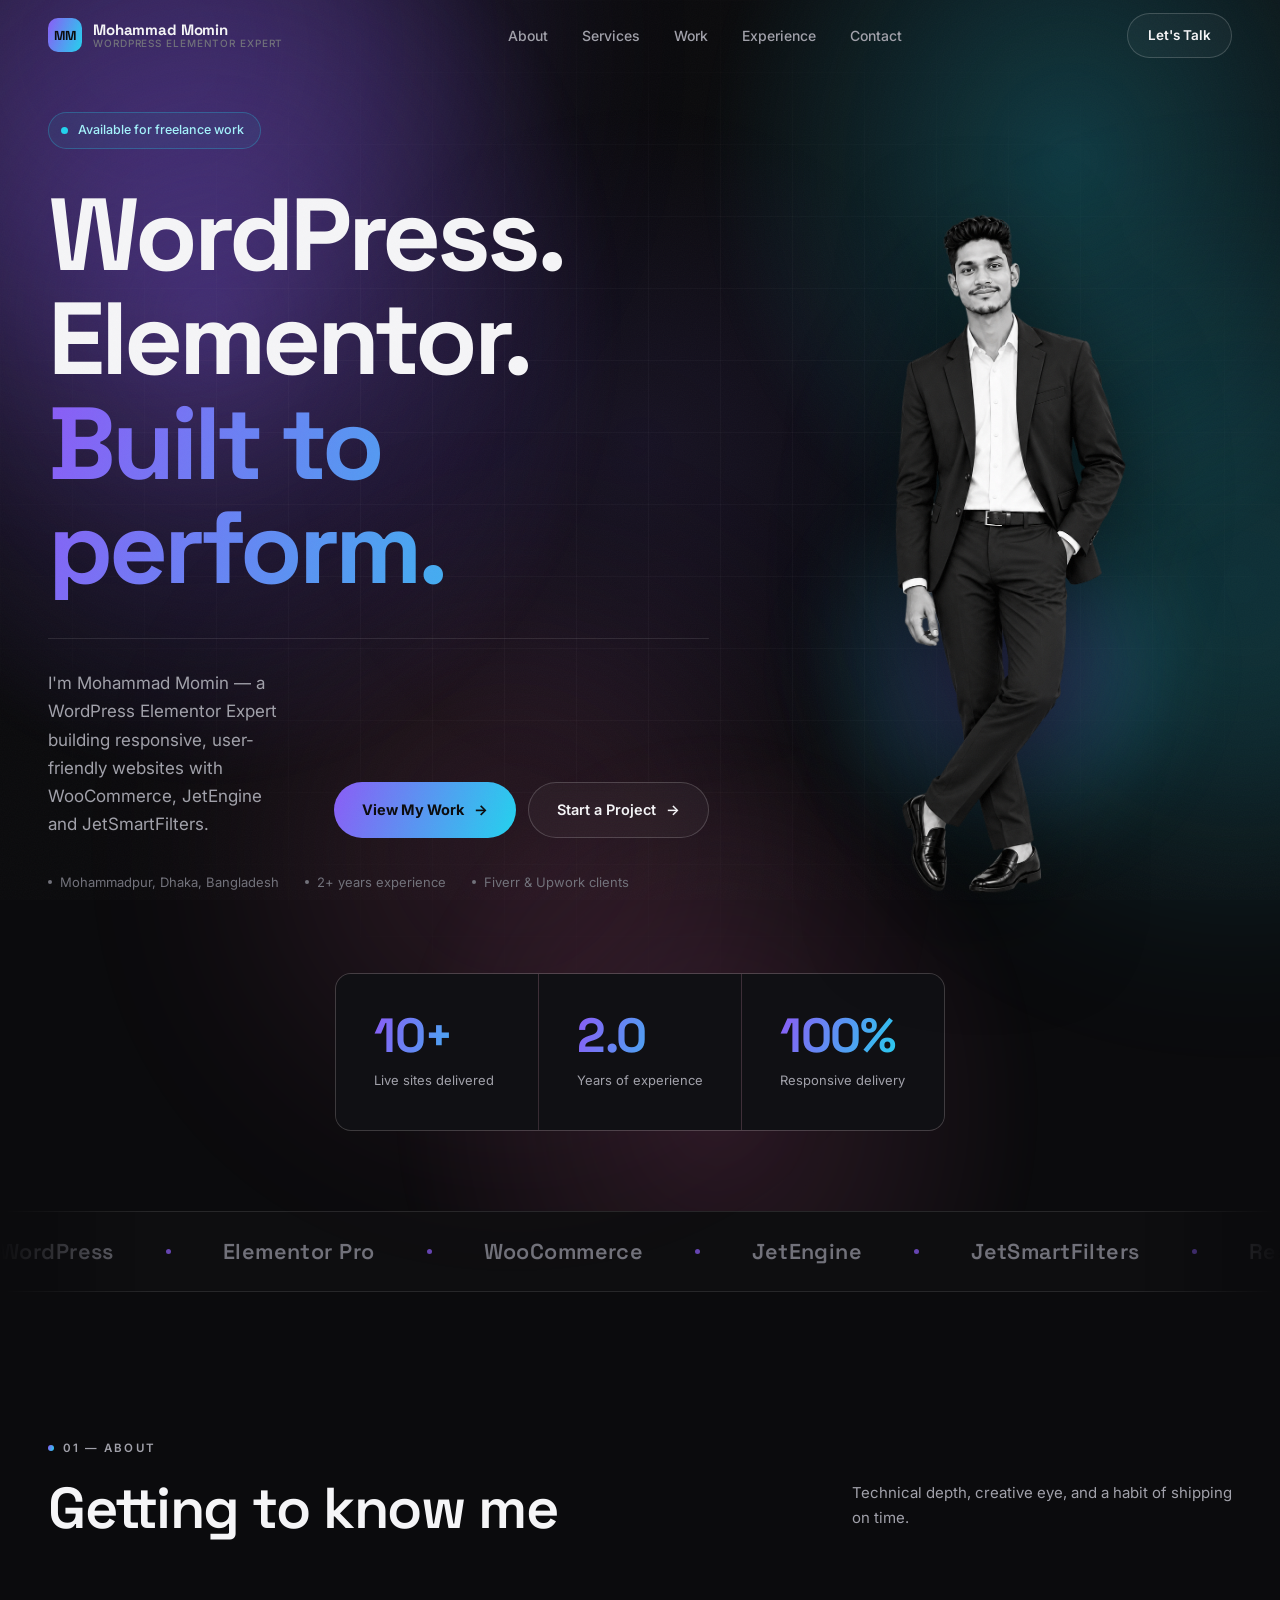
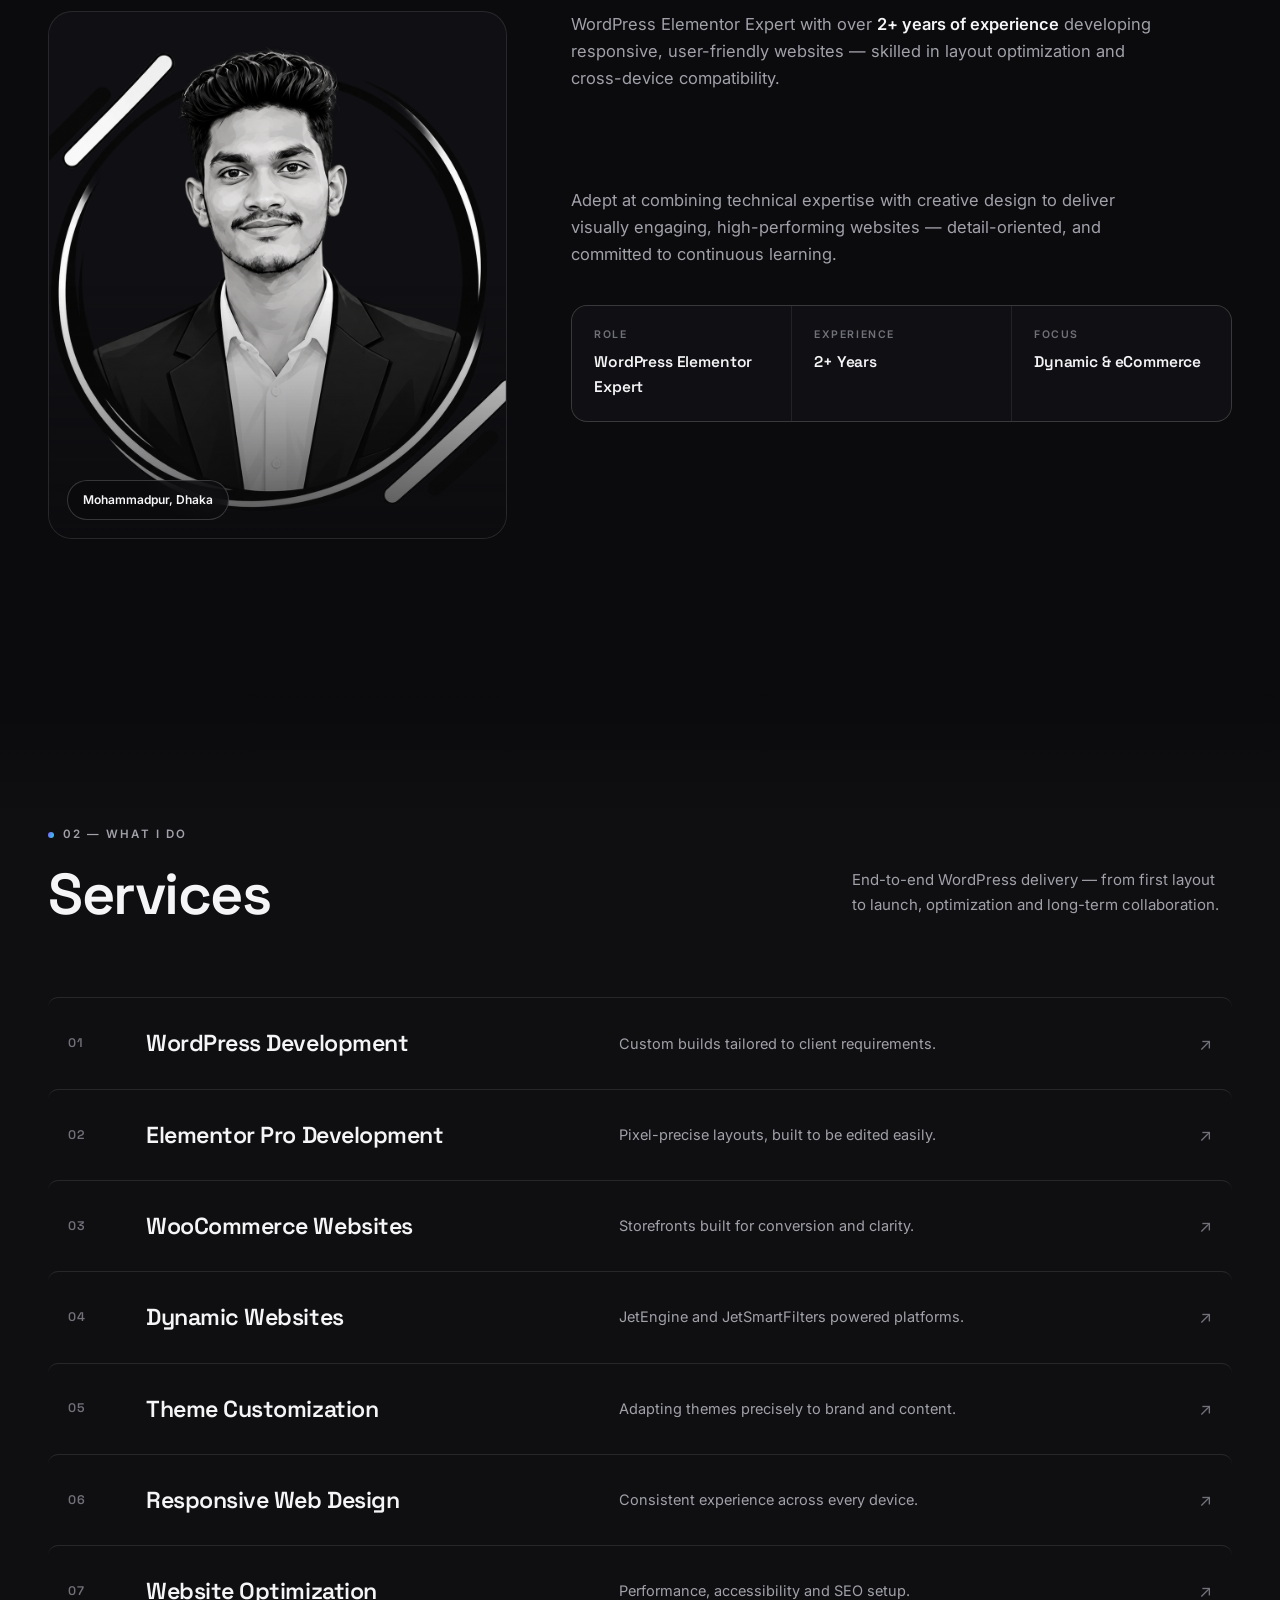
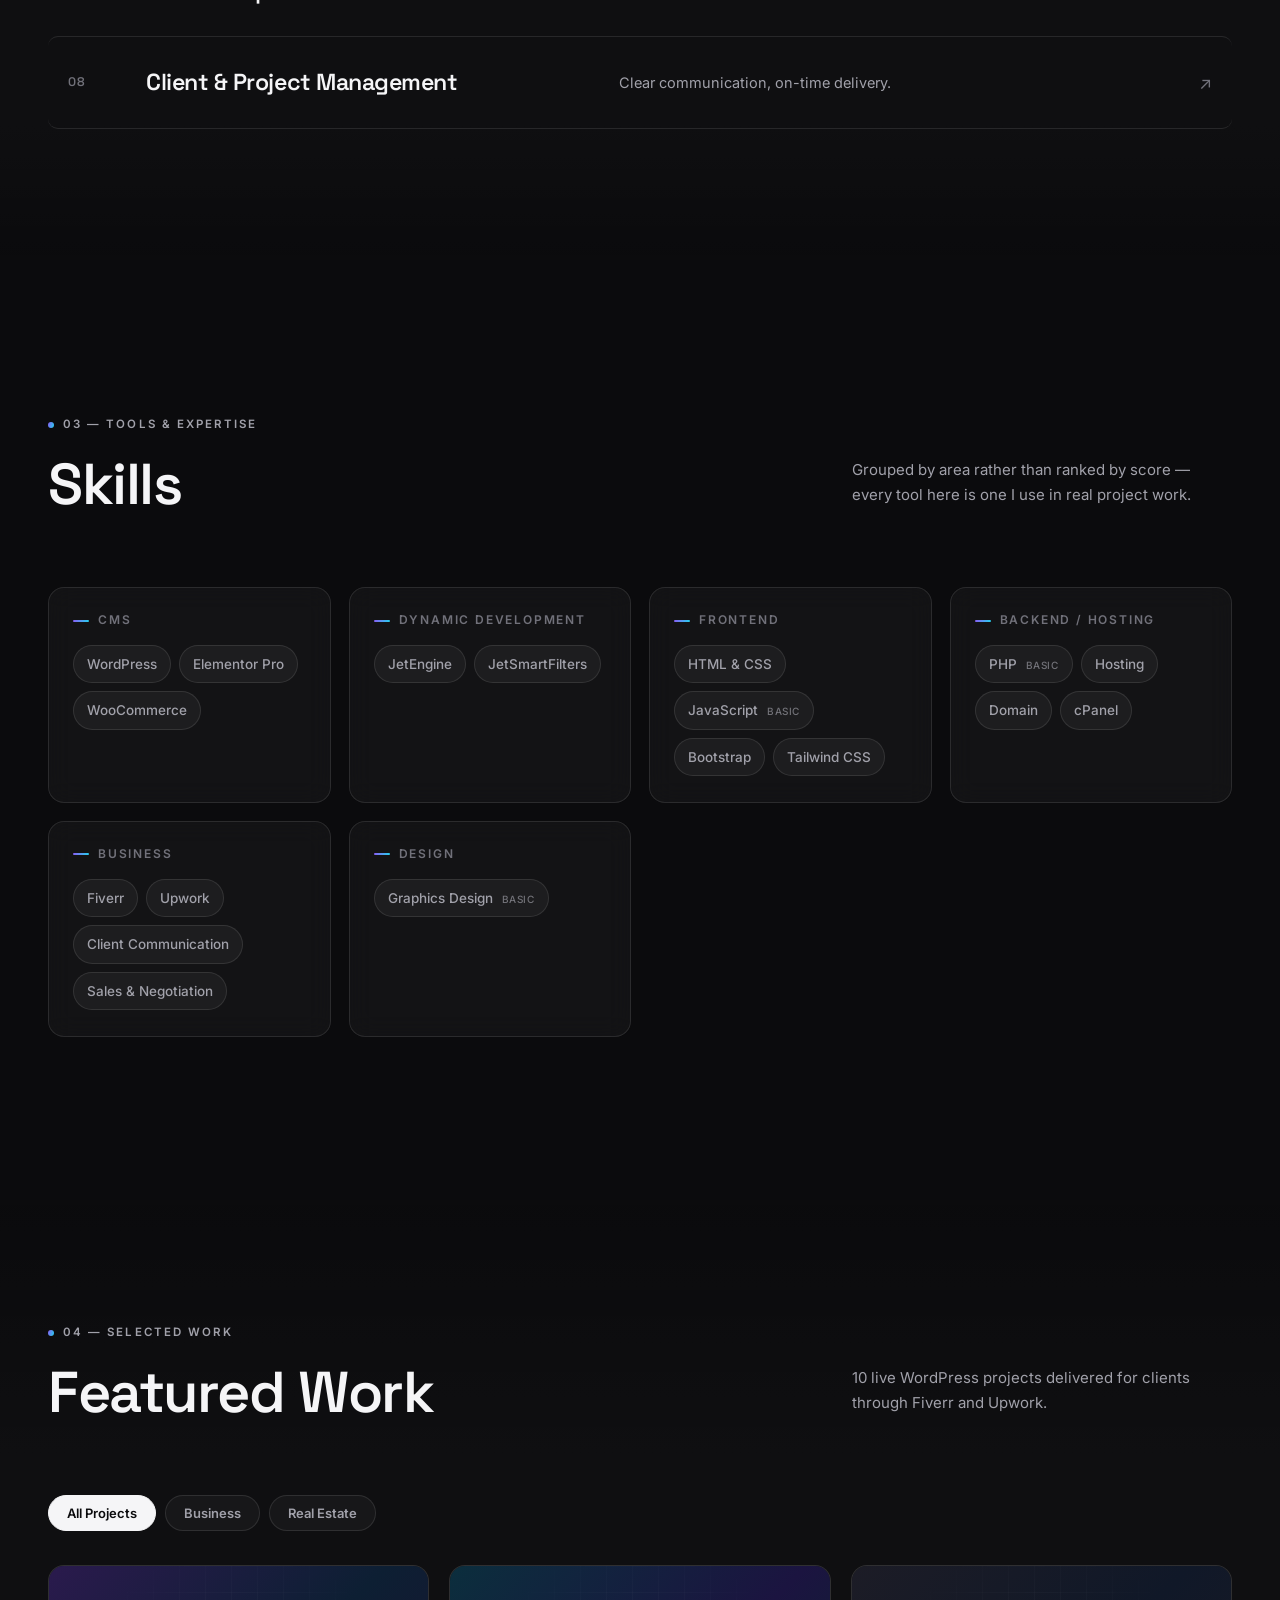
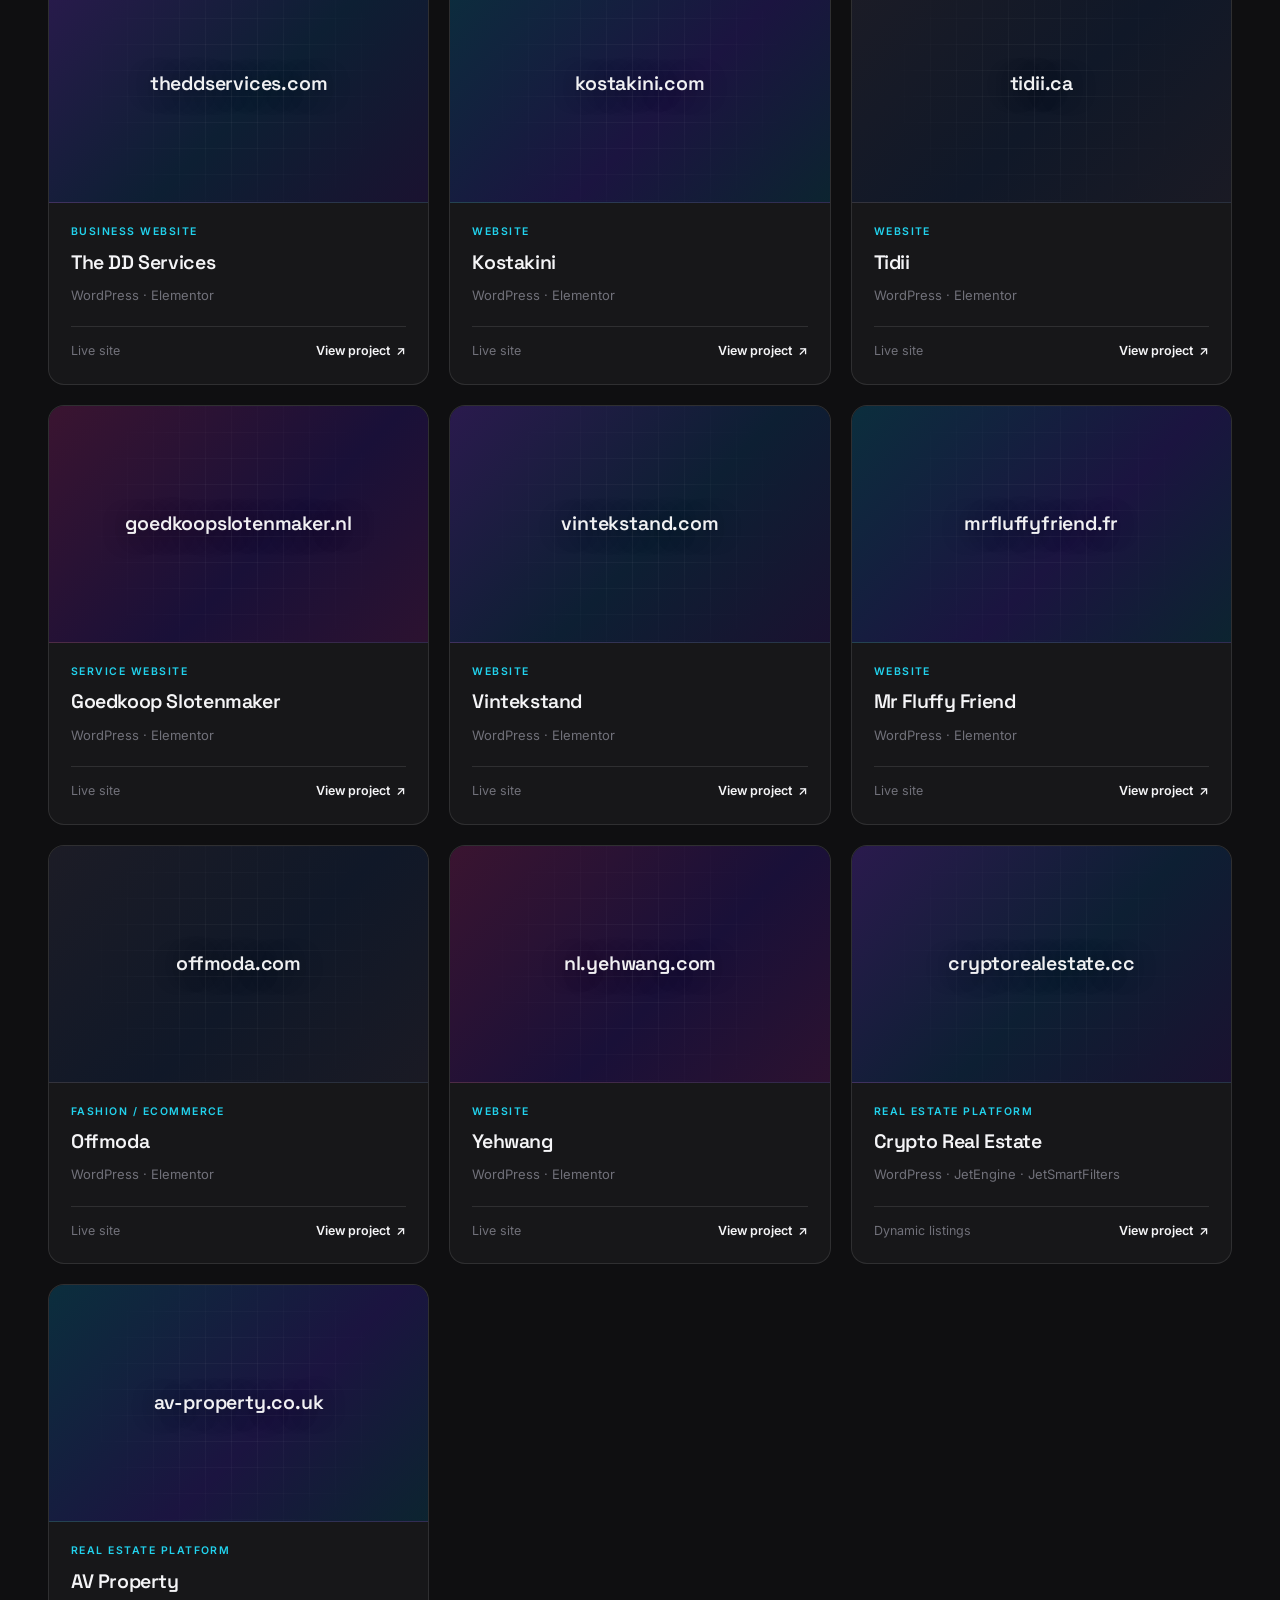
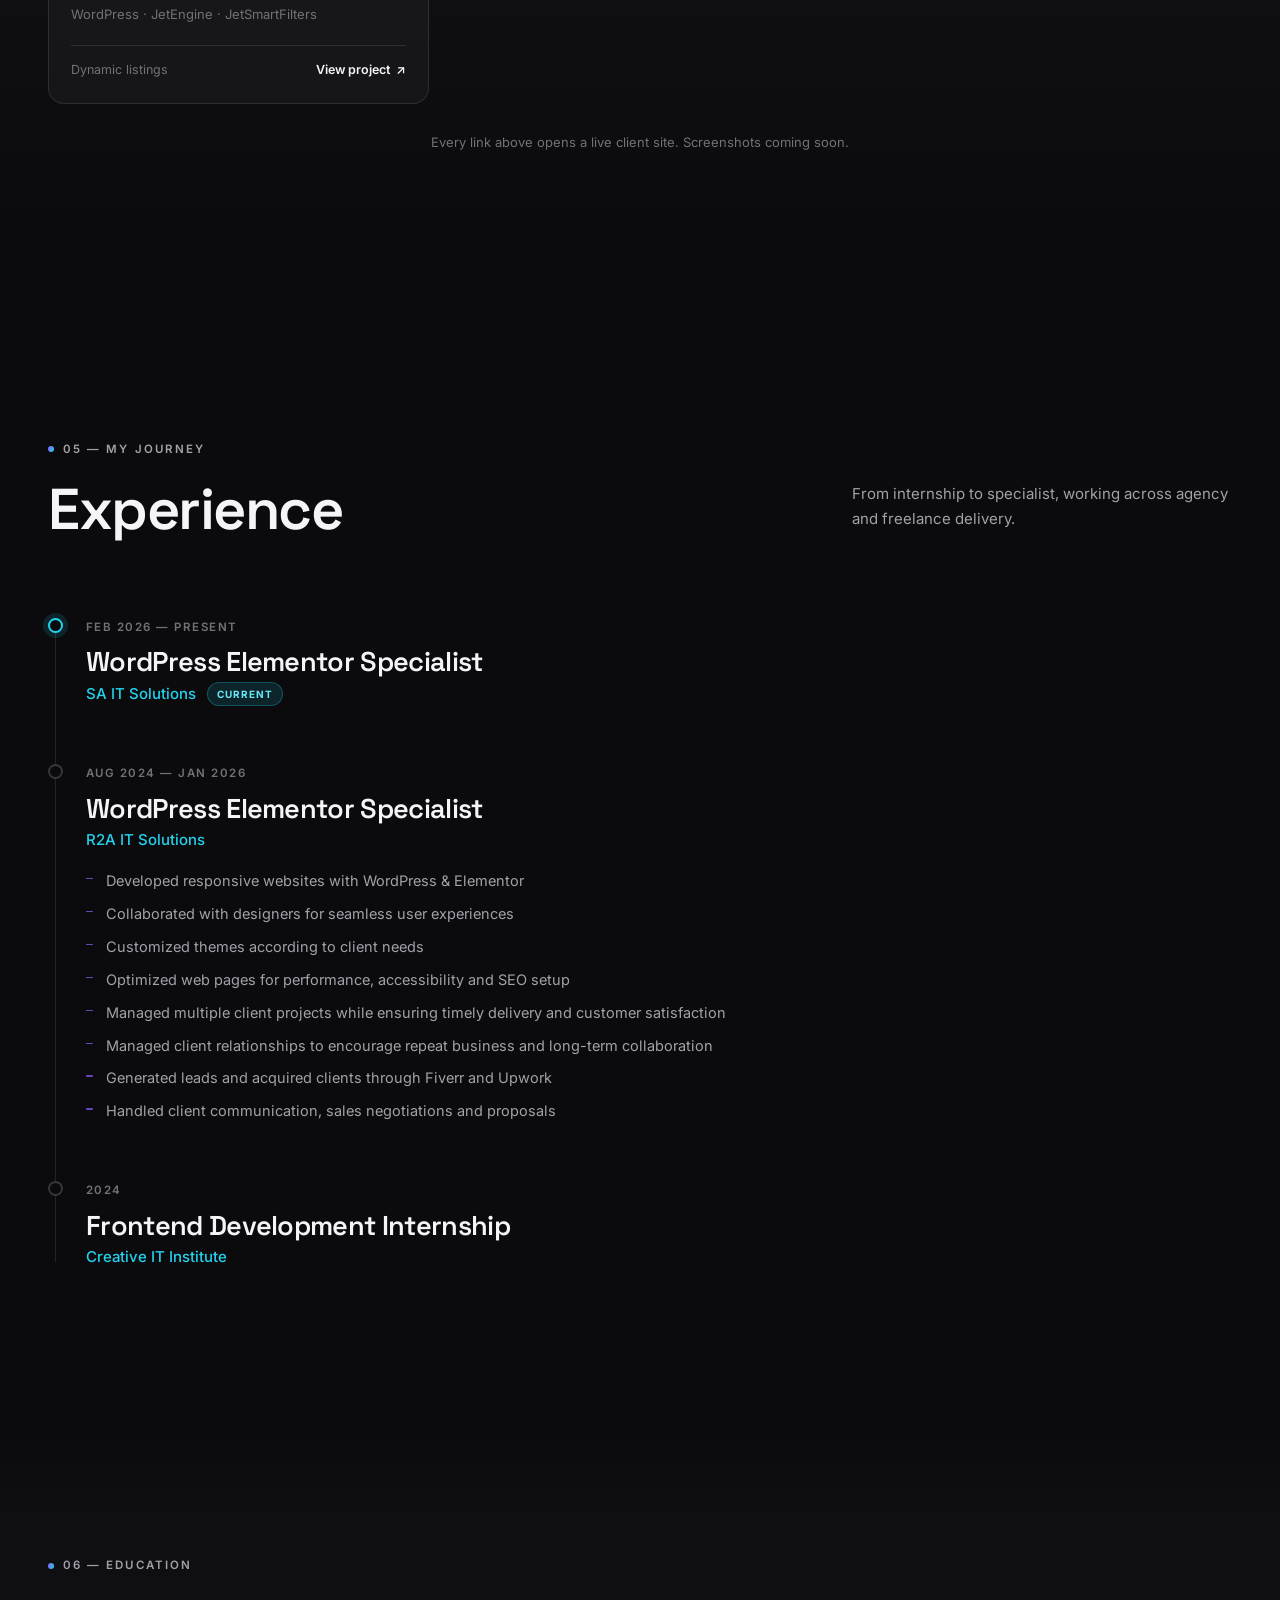
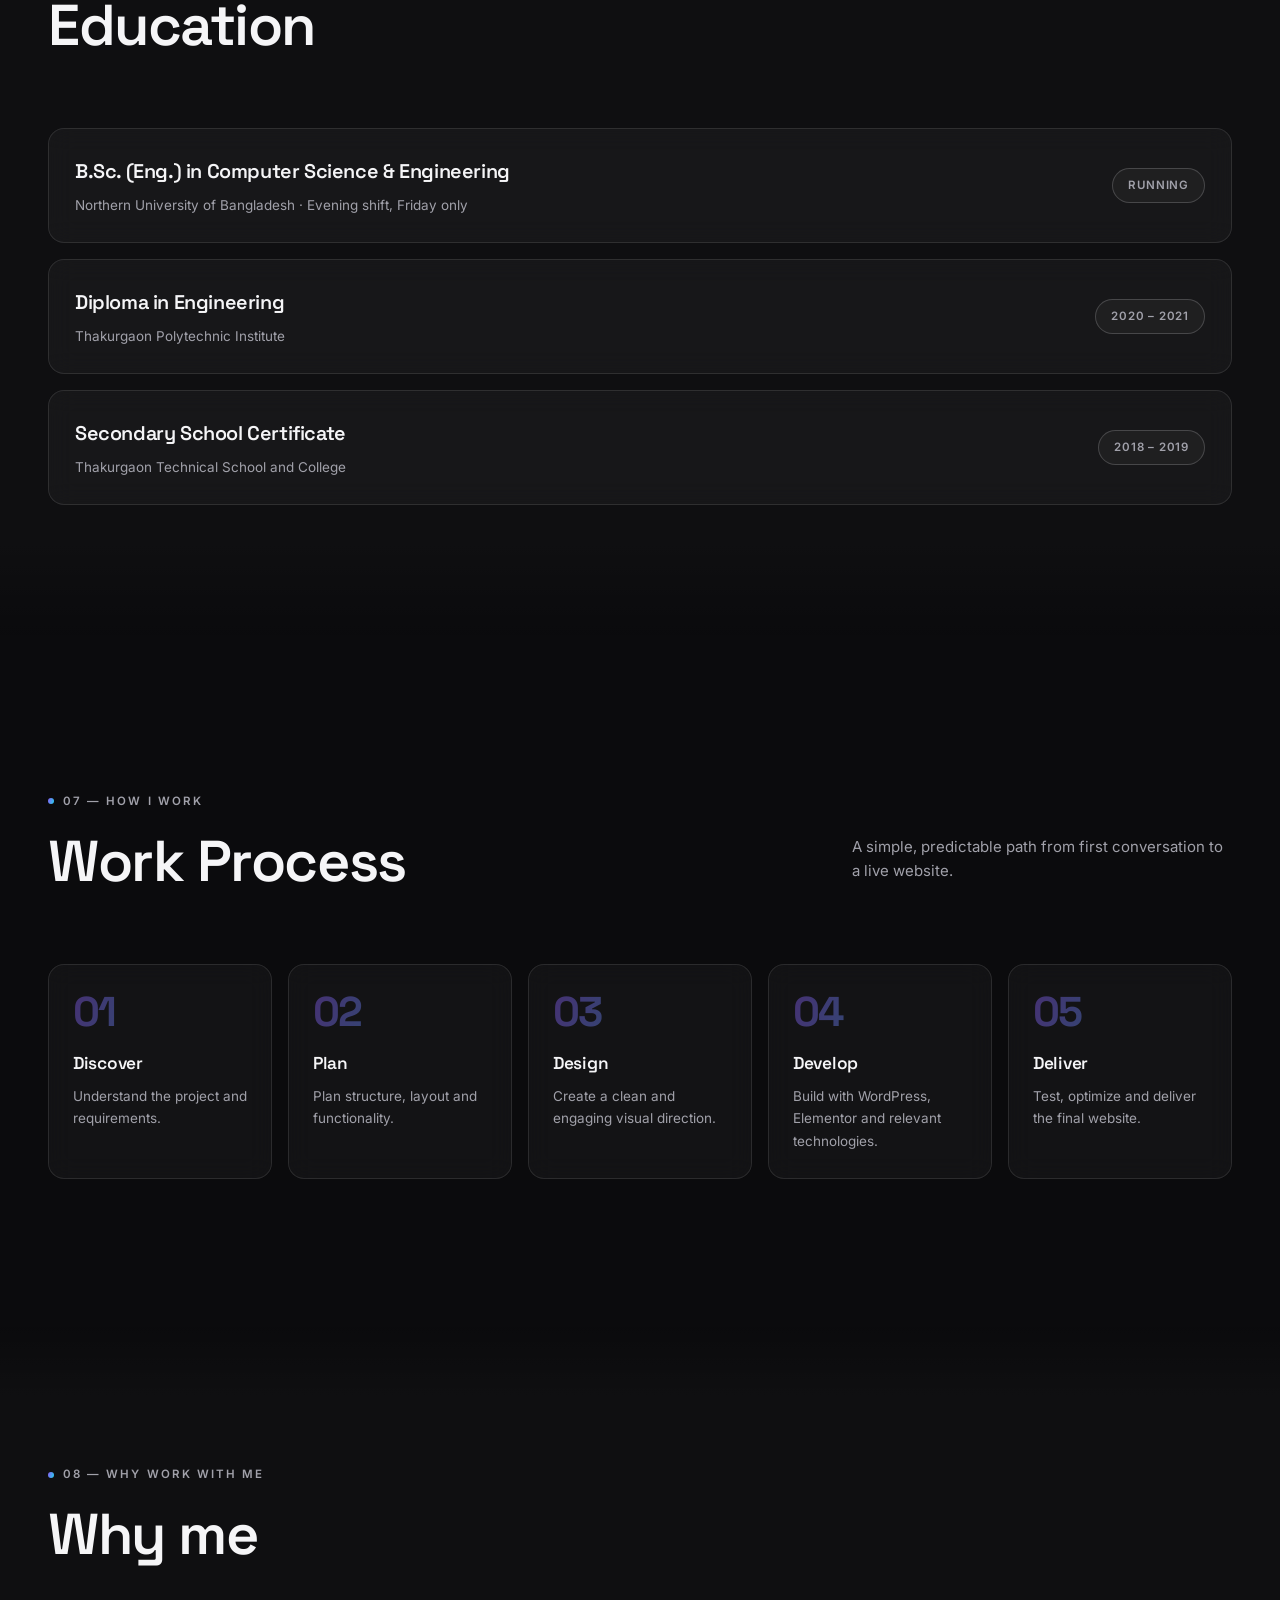
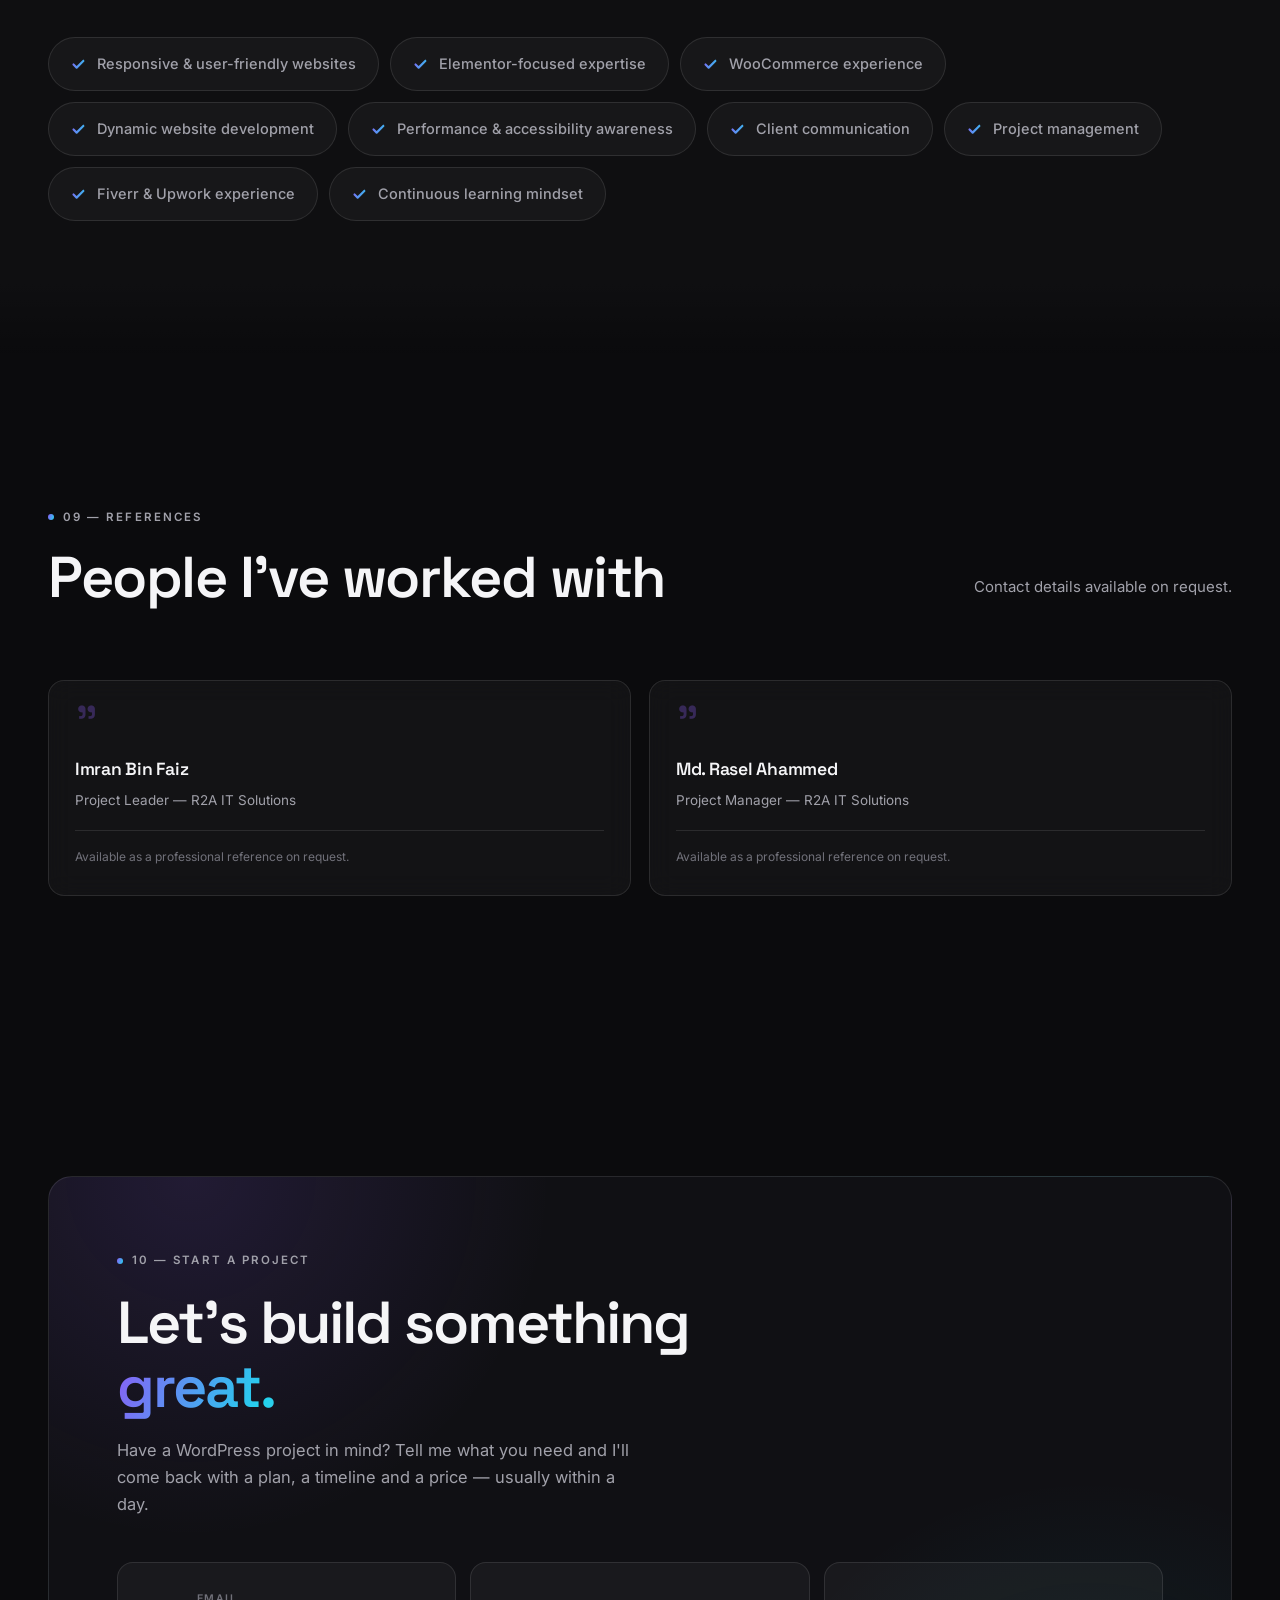
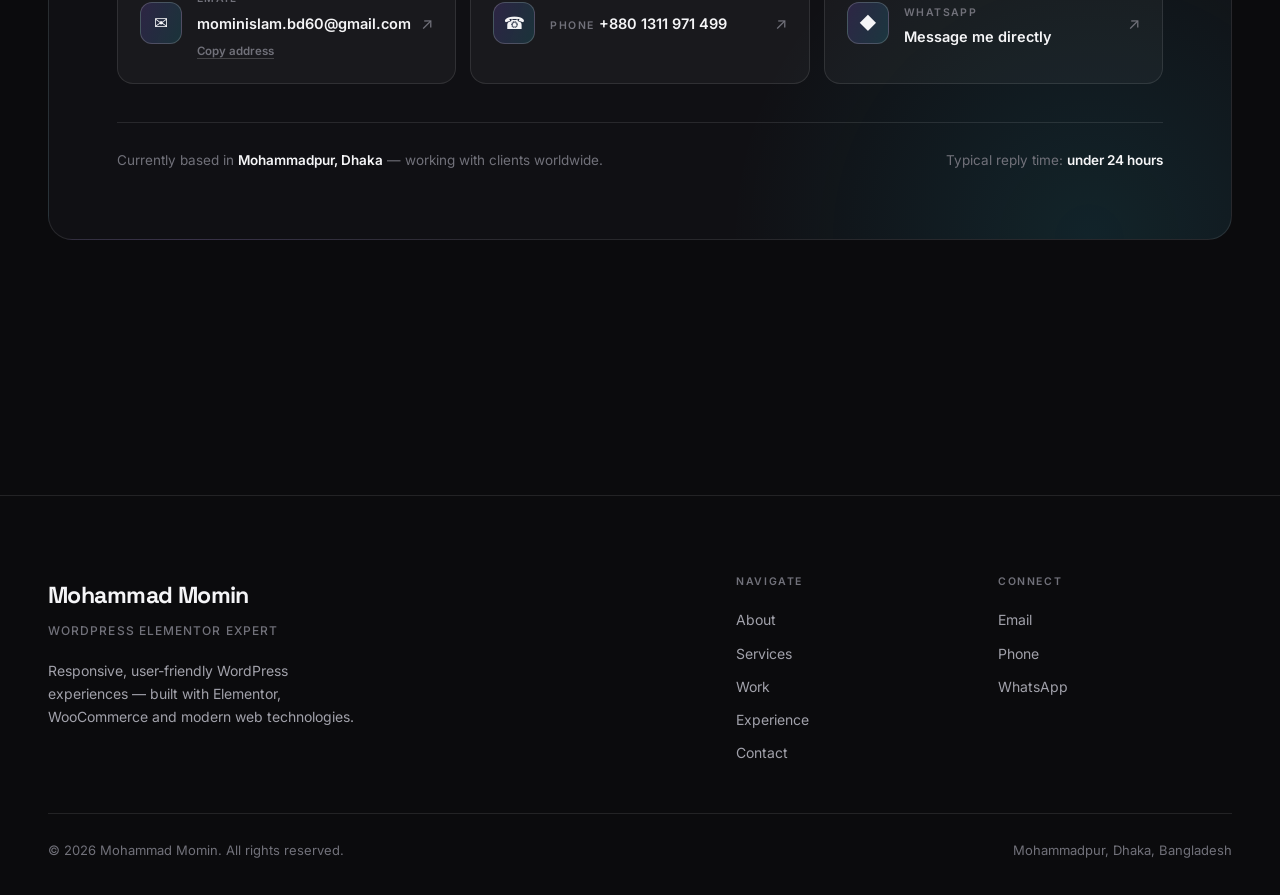
<file: index.html>
<!DOCTYPE html>
<html lang="en">
<head>
<meta charset="UTF-8">
<meta name="viewport" content="width=device-width, initial-scale=1.0">
<title>Mohammad Momin — WordPress Elementor Expert</title>
<meta name="description" content="Mohammad Momin — WordPress Elementor Expert based in Dhaka, Bangladesh. Responsive WordPress, WooCommerce and dynamic JetEngine platforms built to perform.">
<meta name="theme-color" content="#0b0b0d">

<meta property="og:type" content="website">
<meta property="og:title" content="Mohammad Momin — WordPress Elementor Expert">
<meta property="og:description" content="Responsive WordPress, WooCommerce and dynamic JetEngine websites built to perform.">

<link rel="preconnect" href="https://fonts.googleapis.com">
<link rel="preconnect" href="https://fonts.gstatic.com" crossorigin>
<link href="https://fonts.googleapis.com/css2?family=Space+Grotesk:wght@400;500;600;700&family=Inter:wght@400;500;600&display=swap" rel="stylesheet">

<link rel="stylesheet" href="style.css">
</head>
<body>

<a class="skip-link" href="#main">Skip to content</a>

<div class="grain" aria-hidden="true"></div>
<div class="orb orb-a" aria-hidden="true"></div>
<div class="orb orb-b" aria-hidden="true"></div>
<div class="orb orb-c" aria-hidden="true"></div>
<div class="spotlight" id="spotlight" aria-hidden="true"></div>
<div class="scroll-progress" id="scrollProgress" aria-hidden="true"></div>

<!-- ============================ NAV ============================ -->
<header class="site-nav" id="siteNav">
  <div class="wrap nav-inner">
    <a href="#hero" class="logo" aria-label="Mohammad Momin — home">
      <span class="logo-mark">MM</span>
      <span class="logo-text">
        Mohammad Momin
        <small>WordPress Elementor Expert</small>
      </span>
    </a>

    <nav class="primary-links" aria-label="Primary">
      <a href="#about" data-nav>About</a>
      <a href="#services" data-nav>Services</a>
      <a href="#work" data-nav>Work</a>
      <a href="#experience" data-nav>Experience</a>
      <a href="#contact" data-nav>Contact</a>
    </nav>

    <div class="nav-right">
      <a href="#contact" class="nav-cta">Let's Talk</a>
      <button class="burger" id="burgerBtn" aria-label="Open menu" aria-expanded="false" aria-controls="mobileMenu">
        <span></span><span></span><span></span>
      </button>
    </div>
  </div>
</header>

<div class="mobile-menu" id="mobileMenu" role="dialog" aria-modal="true" aria-label="Menu">
  <nav aria-label="Mobile">
    <a href="#about" data-mnav>About <span>01</span></a>
    <a href="#services" data-mnav>Services <span>02</span></a>
    <a href="#skills" data-mnav>Skills <span>03</span></a>
    <a href="#work" data-mnav>Work <span>04</span></a>
    <a href="#experience" data-mnav>Experience <span>05</span></a>
    <a href="#contact" data-mnav>Contact <span>06</span></a>
  </nav>
  <div class="mm-foot">
    <a href="mailto:mominislam.bd60@gmail.com">mominislam.bd60@gmail.com</a>
    <a href="tel:+8801311971499">+880 1311 971 499</a>
    <span>Mohammadpur, Dhaka, Bangladesh</span>
  </div>
</div>

<main id="main">

<!-- ============================ HERO ============================ -->
<section class="hero" id="hero">
  <div class="hero-aurora" aria-hidden="true"></div>
  <div class="hero-grid-lines" aria-hidden="true"></div>
  <div class="wrap hero-inner">

    <div class="hero-content">
      <span class="hero-badge">
        <span class="pulse" aria-hidden="true"></span>
        Available for freelance work
      </span>

      <h1>
        <span class="line"><span>WordPress.</span></span>
        <span class="line"><span>Elementor.</span></span>
        <span class="line"><span class="grad-text">Built to perform.</span></span>
      </h1>

      <div class="hero-sub">
        <p>
          I'm Mohammad Momin — a WordPress Elementor Expert building responsive,
          user-friendly websites with WooCommerce, JetEngine and JetSmartFilters.
        </p>
        <div class="hero-ctas">
          <a href="#work" class="btn btn-solid">View My Work <span class="arrow">→</span></a>
          <a href="#contact" class="btn btn-ghost">Start a Project <span class="arrow">→</span></a>
        </div>
      </div>

      <div class="hero-meta">
        <span>Mohammadpur, Dhaka, Bangladesh</span>
        <span>2+ years experience</span>
        <span>Fiverr &amp; Upwork clients</span>
      </div>
    </div>

    <div class="hero-visual" aria-hidden="true">
      <div class="hero-visual-glow"></div>
      <img src="assets/Mohammad_momin.png" alt="" class="hero-photo" id="heroPhoto">
    </div>

  </div>

  <div class="wrap hero-stats-row">
    <div class="stats">
      <div class="stat reveal">
        <div class="stat-num"><span class="count" data-target="10">0</span>+</div>
        <div class="stat-label">Live sites delivered</div>
      </div>
      <div class="stat reveal">
        <div class="stat-num"><span class="count" data-target="2" data-decimals="1">0</span></div>
        <div class="stat-label">Years of experience</div>
      </div>
      <div class="stat reveal">
        <div class="stat-num"><span class="count" data-target="100">0</span>%</div>
        <div class="stat-label">Responsive delivery</div>
      </div>
    </div>
  </div>
</section>

<!-- ============================ MARQUEE ============================ -->
<div class="marquee" aria-hidden="true">
  <div class="marquee-track">
    <span>WordPress</span><span>Elementor Pro</span><span>WooCommerce</span><span>JetEngine</span><span>JetSmartFilters</span><span>Responsive Design</span><span>Theme Customization</span><span>Performance</span>
    <span>WordPress</span><span>Elementor Pro</span><span>WooCommerce</span><span>JetEngine</span><span>JetSmartFilters</span><span>Responsive Design</span><span>Theme Customization</span><span>Performance</span>
  </div>
</div>

<!-- ============================ ABOUT ============================ -->
<section class="section" id="about">
  <div class="wrap">
    <div class="sec-head">
      <div>
        <span class="eyebrow reveal">01 — About</span>
        <h2 class="section-title reveal">Getting to know me</h2>
      </div>
      <p class="reveal">Technical depth, creative eye, and a habit of shipping on time.</p>
    </div>

    <div class="about-grid">
      <div class="portrait reveal">
        <img src="assets/Momin.png" alt="Portrait of Mohammad Momin, WordPress Elementor Expert" loading="lazy">
        <span class="portrait-tag">Mohammadpur, Dhaka</span>
      </div>

      <div class="about-text">
        <p class="reveal">
          WordPress Elementor Expert with over <strong>2+ years of experience</strong> developing
          responsive, user-friendly websites — skilled in layout optimization and
          cross-device compatibility.
        </p>
        <p class="reveal">
          Experienced in building eCommerce websites with <strong>WooCommerce</strong>, and dynamic
          real estate platforms using <strong>JetEngine</strong> and <strong>JetSmartFilters</strong>.
        </p>
        <p class="reveal">
          Adept at combining technical expertise with creative design to deliver visually
          engaging, high-performing websites — detail-oriented, and committed to
          continuous learning.
        </p>

        <div class="about-meta">
          <div class="reveal">
            <div class="m-label">Role</div>
            <div class="m-value">WordPress Elementor Expert</div>
          </div>
          <div class="reveal">
            <div class="m-label">Experience</div>
            <div class="m-value">2+ Years</div>
          </div>
          <div class="reveal">
            <div class="m-label">Focus</div>
            <div class="m-value">Dynamic &amp; eCommerce</div>
          </div>
        </div>
      </div>
    </div>
  </div>
</section>

<!-- ============================ SERVICES ============================ -->
<section class="section section-alt" id="services">
  <div class="wrap">
    <div class="sec-head">
      <div>
        <span class="eyebrow reveal">02 — What I Do</span>
        <h2 class="section-title reveal">Services</h2>
      </div>
      <p class="reveal">End-to-end WordPress delivery — from first layout to launch, optimization and long-term collaboration.</p>
    </div>

    <div class="services">
      <div class="service reveal">
        <span class="service-num">01</span>
        <span class="service-name">WordPress Development</span>
        <span class="service-desc">Custom builds tailored to client requirements.</span>
        <span class="service-arrow">↗</span>
      </div>
      <div class="service reveal">
        <span class="service-num">02</span>
        <span class="service-name">Elementor Pro Development</span>
        <span class="service-desc">Pixel-precise layouts, built to be edited easily.</span>
        <span class="service-arrow">↗</span>
      </div>
      <div class="service reveal">
        <span class="service-num">03</span>
        <span class="service-name">WooCommerce Websites</span>
        <span class="service-desc">Storefronts built for conversion and clarity.</span>
        <span class="service-arrow">↗</span>
      </div>
      <div class="service reveal">
        <span class="service-num">04</span>
        <span class="service-name">Dynamic Websites</span>
        <span class="service-desc">JetEngine and JetSmartFilters powered platforms.</span>
        <span class="service-arrow">↗</span>
      </div>
      <div class="service reveal">
        <span class="service-num">05</span>
        <span class="service-name">Theme Customization</span>
        <span class="service-desc">Adapting themes precisely to brand and content.</span>
        <span class="service-arrow">↗</span>
      </div>
      <div class="service reveal">
        <span class="service-num">06</span>
        <span class="service-name">Responsive Web Design</span>
        <span class="service-desc">Consistent experience across every device.</span>
        <span class="service-arrow">↗</span>
      </div>
      <div class="service reveal">
        <span class="service-num">07</span>
        <span class="service-name">Website Optimization</span>
        <span class="service-desc">Performance, accessibility and SEO setup.</span>
        <span class="service-arrow">↗</span>
      </div>
      <div class="service reveal">
        <span class="service-num">08</span>
        <span class="service-name">Client &amp; Project Management</span>
        <span class="service-desc">Clear communication, on-time delivery.</span>
        <span class="service-arrow">↗</span>
      </div>
    </div>
  </div>
</section>

<!-- ============================ SKILLS ============================ -->
<section class="section" id="skills">
  <div class="wrap">
    <div class="sec-head">
      <div>
        <span class="eyebrow reveal">03 — Tools &amp; Expertise</span>
        <h2 class="section-title reveal">Skills</h2>
      </div>
      <p class="reveal">Grouped by area rather than ranked by score — every tool here is one I use in real project work.</p>
    </div>

    <div class="skills-grid">
      <div class="panel skill reveal">
        <h4>CMS</h4>
        <ul>
          <li>WordPress</li>
          <li>Elementor Pro</li>
          <li>WooCommerce</li>
        </ul>
      </div>
      <div class="panel skill reveal">
        <h4>Dynamic Development</h4>
        <ul>
          <li>JetEngine</li>
          <li>JetSmartFilters</li>
        </ul>
      </div>
      <div class="panel skill reveal">
        <h4>Frontend</h4>
        <ul>
          <li>HTML &amp; CSS</li>
          <li>JavaScript <small>Basic</small></li>
          <li>Bootstrap</li>
          <li>Tailwind CSS</li>
        </ul>
      </div>
      <div class="panel skill reveal">
        <h4>Backend / Hosting</h4>
        <ul>
          <li>PHP <small>Basic</small></li>
          <li>Hosting</li>
          <li>Domain</li>
          <li>cPanel</li>
        </ul>
      </div>
      <div class="panel skill reveal">
        <h4>Business</h4>
        <ul>
          <li>Fiverr</li>
          <li>Upwork</li>
          <li>Client Communication</li>
          <li>Sales &amp; Negotiation</li>
        </ul>
      </div>
      <div class="panel skill reveal">
        <h4>Design</h4>
        <ul>
          <li>Graphics Design <small>Basic</small></li>
        </ul>
      </div>
    </div>
  </div>
</section>

<!-- ============================ WORK ============================ -->
<section class="section section-alt" id="work">
  <div class="wrap">
    <div class="sec-head">
      <div>
        <span class="eyebrow reveal">04 — Selected Work</span>
        <h2 class="section-title reveal">Featured Work</h2>
      </div>
      <p class="reveal">10 live WordPress projects delivered for clients through Fiverr and Upwork.</p>
    </div>

    <div class="filters reveal" role="tablist" aria-label="Filter projects">
      <button class="chip active" data-filter="all" role="tab" aria-selected="true">All Projects</button>
      <button class="chip" data-filter="business" role="tab" aria-selected="false">Business</button>
      <button class="chip" data-filter="estate" role="tab" aria-selected="false">Real Estate</button>
    </div>

    <div class="work-grid" id="workGrid">

      <a class="proj reveal" data-tone="violet" data-cat="business" href="https://theddservices.com/" target="_blank" rel="noopener noreferrer">
        <div class="proj-media"><span class="domain">theddservices.com</span></div>
        <div class="proj-body">
          <span class="proj-cat">Business Website</span>
          <span class="proj-title">The DD Services</span>
          <span class="proj-tech">WordPress · Elementor</span>
          <div class="proj-foot">
            <span>Live site</span>
            <span class="proj-view">View project <span aria-hidden="true">↗</span></span>
          </div>
        </div>
      </a>

      <a class="proj reveal" data-tone="cyan" data-cat="business" href="https://kostakini.com/" target="_blank" rel="noopener noreferrer">
        <div class="proj-media"><span class="domain">kostakini.com</span></div>
        <div class="proj-body">
          <span class="proj-cat">Website</span>
          <span class="proj-title">Kostakini</span>
          <span class="proj-tech">WordPress · Elementor</span>
          <div class="proj-foot">
            <span>Live site</span>
            <span class="proj-view">View project <span aria-hidden="true">↗</span></span>
          </div>
        </div>
      </a>

      <a class="proj reveal" data-tone="slate" data-cat="business" href="https://tidii.ca/" target="_blank" rel="noopener noreferrer">
        <div class="proj-media"><span class="domain">tidii.ca</span></div>
        <div class="proj-body">
          <span class="proj-cat">Website</span>
          <span class="proj-title">Tidii</span>
          <span class="proj-tech">WordPress · Elementor</span>
          <div class="proj-foot">
            <span>Live site</span>
            <span class="proj-view">View project <span aria-hidden="true">↗</span></span>
          </div>
        </div>
      </a>

      <a class="proj reveal" data-tone="pink" data-cat="business" href="https://goedkoopslotenmaker.nl/" target="_blank" rel="noopener noreferrer">
        <div class="proj-media"><span class="domain">goedkoopslotenmaker.nl</span></div>
        <div class="proj-body">
          <span class="proj-cat">Service Website</span>
          <span class="proj-title">Goedkoop Slotenmaker</span>
          <span class="proj-tech">WordPress · Elementor</span>
          <div class="proj-foot">
            <span>Live site</span>
            <span class="proj-view">View project <span aria-hidden="true">↗</span></span>
          </div>
        </div>
      </a>

      <a class="proj reveal" data-tone="violet" data-cat="business" href="https://vintekstand.com/" target="_blank" rel="noopener noreferrer">
        <div class="proj-media"><span class="domain">vintekstand.com</span></div>
        <div class="proj-body">
          <span class="proj-cat">Website</span>
          <span class="proj-title">Vintekstand</span>
          <span class="proj-tech">WordPress · Elementor</span>
          <div class="proj-foot">
            <span>Live site</span>
            <span class="proj-view">View project <span aria-hidden="true">↗</span></span>
          </div>
        </div>
      </a>

      <a class="proj reveal" data-tone="cyan" data-cat="business" href="https://mrfluffyfriend.fr/" target="_blank" rel="noopener noreferrer">
        <div class="proj-media"><span class="domain">mrfluffyfriend.fr</span></div>
        <div class="proj-body">
          <span class="proj-cat">Website</span>
          <span class="proj-title">Mr Fluffy Friend</span>
          <span class="proj-tech">WordPress · Elementor</span>
          <div class="proj-foot">
            <span>Live site</span>
            <span class="proj-view">View project <span aria-hidden="true">↗</span></span>
          </div>
        </div>
      </a>

      <a class="proj reveal" data-tone="slate" data-cat="business" href="https://www.offmoda.com/" target="_blank" rel="noopener noreferrer">
        <div class="proj-media"><span class="domain">offmoda.com</span></div>
        <div class="proj-body">
          <span class="proj-cat">Fashion / eCommerce</span>
          <span class="proj-title">Offmoda</span>
          <span class="proj-tech">WordPress · Elementor</span>
          <div class="proj-foot">
            <span>Live site</span>
            <span class="proj-view">View project <span aria-hidden="true">↗</span></span>
          </div>
        </div>
      </a>

      <a class="proj reveal" data-tone="pink" data-cat="business" href="https://nl.yehwang.com/" target="_blank" rel="noopener noreferrer">
        <div class="proj-media"><span class="domain">nl.yehwang.com</span></div>
        <div class="proj-body">
          <span class="proj-cat">Website</span>
          <span class="proj-title">Yehwang</span>
          <span class="proj-tech">WordPress · Elementor</span>
          <div class="proj-foot">
            <span>Live site</span>
            <span class="proj-view">View project <span aria-hidden="true">↗</span></span>
          </div>
        </div>
      </a>

      <a class="proj reveal" data-tone="violet" data-cat="estate" href="https://cryptorealestate.cc/" target="_blank" rel="noopener noreferrer">
        <div class="proj-media"><span class="domain">cryptorealestate.cc</span></div>
        <div class="proj-body">
          <span class="proj-cat">Real Estate Platform</span>
          <span class="proj-title">Crypto Real Estate</span>
          <span class="proj-tech">WordPress · JetEngine · JetSmartFilters</span>
          <div class="proj-foot">
            <span>Dynamic listings</span>
            <span class="proj-view">View project <span aria-hidden="true">↗</span></span>
          </div>
        </div>
      </a>

      <a class="proj reveal" data-tone="cyan" data-cat="estate" href="https://av-property.co.uk/" target="_blank" rel="noopener noreferrer">
        <div class="proj-media"><span class="domain">av-property.co.uk</span></div>
        <div class="proj-body">
          <span class="proj-cat">Real Estate Platform</span>
          <span class="proj-title">AV Property</span>
          <span class="proj-tech">WordPress · JetEngine · JetSmartFilters</span>
          <div class="proj-foot">
            <span>Dynamic listings</span>
            <span class="proj-view">View project <span aria-hidden="true">↗</span></span>
          </div>
        </div>
      </a>

    </div>

    <p class="work-note reveal">Every link above opens a live client site. Screenshots coming soon.</p>
  </div>
</section>

<!-- ============================ EXPERIENCE ============================ -->
<section class="section" id="experience">
  <div class="wrap">
    <div class="sec-head">
      <div>
        <span class="eyebrow reveal">05 — My Journey</span>
        <h2 class="section-title reveal">Experience</h2>
      </div>
      <p class="reveal">From internship to specialist, working across agency and freelance delivery.</p>
    </div>

    <div class="timeline" id="timeline">
      <div class="rail" aria-hidden="true"><div class="rail-fill" id="railFill"></div></div>

      <div class="tl-item current reveal">
        <span class="tl-dot" aria-hidden="true"></span>
        <span class="tl-date">Feb 2026 — Present</span>
        <h3 class="tl-role">WordPress Elementor Specialist</h3>
        <div class="tl-company">SA IT Solutions <span class="tl-tag">Current</span></div>
      </div>

      <div class="tl-item reveal">
        <span class="tl-dot" aria-hidden="true"></span>
        <span class="tl-date">Aug 2024 — Jan 2026</span>
        <h3 class="tl-role">WordPress Elementor Specialist</h3>
        <div class="tl-company">R2A IT Solutions</div>
        <ul class="tl-list">
          <li>Developed responsive websites with WordPress &amp; Elementor</li>
          <li>Collaborated with designers for seamless user experiences</li>
          <li>Customized themes according to client needs</li>
          <li>Optimized web pages for performance, accessibility and SEO setup</li>
          <li>Managed multiple client projects while ensuring timely delivery and customer satisfaction</li>
          <li>Managed client relationships to encourage repeat business and long-term collaboration</li>
          <li>Generated leads and acquired clients through Fiverr and Upwork</li>
          <li>Handled client communication, sales negotiations and proposals</li>
        </ul>
      </div>

      <div class="tl-item reveal">
        <span class="tl-dot" aria-hidden="true"></span>
        <span class="tl-date">2024</span>
        <h3 class="tl-role">Frontend Development Internship</h3>
        <div class="tl-company">Creative IT Institute</div>
      </div>
    </div>
  </div>
</section>

<!-- ============================ EDUCATION ============================ -->
<section class="section section-alt" id="education">
  <div class="wrap">
    <div class="sec-head">
      <div>
        <span class="eyebrow reveal">06 — Education</span>
        <h2 class="section-title reveal">Education</h2>
      </div>
    </div>

    <div class="edu-grid">
      <div class="panel edu reveal">
        <div>
          <div class="edu-degree">B.Sc. (Eng.) in Computer Science &amp; Engineering</div>
          <div class="edu-school">Northern University of Bangladesh · Evening shift, Friday only</div>
        </div>
        <span class="edu-status">Running</span>
      </div>
      <div class="panel edu reveal">
        <div>
          <div class="edu-degree">Diploma in Engineering</div>
          <div class="edu-school">Thakurgaon Polytechnic Institute</div>
        </div>
        <span class="edu-status">2020 – 2021</span>
      </div>
      <div class="panel edu reveal">
        <div>
          <div class="edu-degree">Secondary School Certificate</div>
          <div class="edu-school">Thakurgaon Technical School and College</div>
        </div>
        <span class="edu-status">2018 – 2019</span>
      </div>
    </div>
  </div>
</section>

<!-- ============================ PROCESS ============================ -->
<section class="section" id="process">
  <div class="wrap">
    <div class="sec-head">
      <div>
        <span class="eyebrow reveal">07 — How I Work</span>
        <h2 class="section-title reveal">Work Process</h2>
      </div>
      <p class="reveal">A simple, predictable path from first conversation to a live website.</p>
    </div>

    <div class="process">
      <div class="panel proc reveal">
        <div class="proc-num">01</div>
        <div class="proc-title">Discover</div>
        <p class="proc-desc">Understand the project and requirements.</p>
      </div>
      <div class="panel proc reveal">
        <div class="proc-num">02</div>
        <div class="proc-title">Plan</div>
        <p class="proc-desc">Plan structure, layout and functionality.</p>
      </div>
      <div class="panel proc reveal">
        <div class="proc-num">03</div>
        <div class="proc-title">Design</div>
        <p class="proc-desc">Create a clean and engaging visual direction.</p>
      </div>
      <div class="panel proc reveal">
        <div class="proc-num">04</div>
        <div class="proc-title">Develop</div>
        <p class="proc-desc">Build with WordPress, Elementor and relevant technologies.</p>
      </div>
      <div class="panel proc reveal">
        <div class="proc-num">05</div>
        <div class="proc-title">Deliver</div>
        <p class="proc-desc">Test, optimize and deliver the final website.</p>
      </div>
    </div>
  </div>
</section>

<!-- ============================ WHY ME ============================ -->
<section class="section section-alt" id="why">
  <div class="wrap">
    <div class="sec-head">
      <div>
        <span class="eyebrow reveal">08 — Why Work With Me</span>
        <h2 class="section-title reveal">Why me</h2>
      </div>
    </div>

    <div class="why">
      <span class="why-item reveal">Responsive &amp; user-friendly websites</span>
      <span class="why-item reveal">Elementor-focused expertise</span>
      <span class="why-item reveal">WooCommerce experience</span>
      <span class="why-item reveal">Dynamic website development</span>
      <span class="why-item reveal">Performance &amp; accessibility awareness</span>
      <span class="why-item reveal">Client communication</span>
      <span class="why-item reveal">Project management</span>
      <span class="why-item reveal">Fiverr &amp; Upwork experience</span>
      <span class="why-item reveal">Continuous learning mindset</span>
    </div>
  </div>
</section>

<!-- ============================ REFERENCES ============================ -->
<section class="section" id="references">
  <div class="wrap">
    <div class="sec-head">
      <div>
        <span class="eyebrow reveal">09 — References</span>
        <h2 class="section-title reveal">People I've worked with</h2>
      </div>
      <p class="reveal">Contact details available on request.</p>
    </div>

    <div class="refs">
      <div class="panel ref reveal">
        <div class="ref-quote" aria-hidden="true">"</div>
        <div class="ref-name">Imran Bin Faiz</div>
        <div class="ref-role">Project Leader — R2A IT Solutions</div>
        <div class="ref-avail">Available as a professional reference on request.</div>
      </div>
      <div class="panel ref reveal">
        <div class="ref-quote" aria-hidden="true">"</div>
        <div class="ref-name">Md. Rasel Ahammed</div>
        <div class="ref-role">Project Manager — R2A IT Solutions</div>
        <div class="ref-avail">Available as a professional reference on request.</div>
      </div>
    </div>
  </div>
</section>

<!-- ============================ CONTACT ============================ -->
<section class="section" id="contact">
  <div class="wrap">
    <div class="contact-panel reveal">
      <span class="eyebrow">10 — Start a Project</span>
      <h2>Let's build something <span class="grad-text">great.</span></h2>
      <p>
        Have a WordPress project in mind? Tell me what you need and I'll come back
        with a plan, a timeline and a price — usually within a day.
      </p>

      <div class="contact-links">
        <a class="clink" href="mailto:mominislam.bd60@gmail.com">
          <span class="clink-ico" aria-hidden="true">✉</span>
          <span class="clink-body">
            <span class="clink-label">Email</span>
            <span class="clink-value">mominislam.bd60@gmail.com</span>
            <button class="copy-btn" id="copyEmail" type="button">Copy address</button>
          </span>
          <span class="clink-arrow" aria-hidden="true">↗</span>
        </a>

        <a class="clink" href="tel:+8801311971499">
          <span class="clink-ico" aria-hidden="true">☎</span>
          <span class="clink-body">
            <span class="clink-label">Phone</span>
            <span class="clink-value">+880 1311 971 499</span>
          </span>
          <span class="clink-arrow" aria-hidden="true">↗</span>
        </a>

        <a class="clink" href="https://wa.me/8801311971499" target="_blank" rel="noopener noreferrer">
          <span class="clink-ico" aria-hidden="true">◆</span>
          <span class="clink-body">
            <span class="clink-label">WhatsApp</span>
            <span class="clink-value">Message me directly</span>
          </span>
          <span class="clink-arrow" aria-hidden="true">↗</span>
        </a>
      </div>

      <div class="contact-foot">
        <span>Currently based in <strong>Mohammadpur, Dhaka</strong> — working with clients worldwide.</span>
        <span>Typical reply time: <strong>under 24 hours</strong></span>
      </div>
    </div>
  </div>
</section>

</main>

<!-- ============================ FOOTER ============================ -->
<footer class="site-footer">
  <div class="wrap">
    <div class="footer-top">
      <div>
        <div class="footer-brand">
          Mohammad Momin
          <small>WordPress Elementor Expert</small>
        </div>
        <p class="footer-tag">
          Responsive, user-friendly WordPress experiences — built with Elementor,
          WooCommerce and modern web technologies.
        </p>
      </div>

      <div class="footer-cols">
        <div class="footer-col">
          <h5>Navigate</h5>
          <a href="#about">About</a>
          <a href="#services">Services</a>
          <a href="#work">Work</a>
          <a href="#experience">Experience</a>
          <a href="#contact">Contact</a>
        </div>
        <div class="footer-col">
          <h5>Connect</h5>
          <a href="mailto:mominislam.bd60@gmail.com">Email</a>
          <a href="tel:+8801311971499">Phone</a>
          <a href="https://wa.me/8801311971499" target="_blank" rel="noopener noreferrer">WhatsApp</a>
        </div>
      </div>
    </div>

    <div class="footer-bottom">
      <span>© <span id="year">2026</span> Mohammad Momin. All rights reserved.</span>
      <span>Mohammadpur, Dhaka, Bangladesh</span>
    </div>
  </div>
</footer>

<div class="dragon-chain" id="dragonChain" aria-hidden="true">
  <svg id="dragonSvg" xmlns="http://www.w3.org/2000/svg">
    <defs>
      <linearGradient id="dgFinGrad" gradientUnits="userSpaceOnUse" gradientTransform="matrix(0.0935974, 0, 0, 0.188782, -20.55, 0)" spreadMethod="pad" x1="-819.2" y1="0" x2="819.2" y2="0">
        <stop offset="0" style="stop-color:#a5f3fc;stop-opacity:1" />
        <stop offset="0.55" style="stop-color:#22d3ee;stop-opacity:0.85" />
        <stop offset="1" style="stop-color:#0a4d5c;stop-opacity:0.55" />
      </linearGradient>
      <linearGradient id="dgSpineGradA" gradientUnits="userSpaceOnUse" gradientTransform="matrix(0.0229492, 0, 0, -0.0152893, 0, 0.05)" spreadMethod="pad" x1="-819.2" y1="0" x2="819.2" y2="0">
        <stop offset="0" style="stop-color:#a5f3fc;stop-opacity:1" />
        <stop offset="1" style="stop-color:#0a4d5c;stop-opacity:1" />
      </linearGradient>
      <linearGradient id="dgSpineGradB" gradientUnits="userSpaceOnUse" gradientTransform="matrix(0.0229492, 0, 0, 0.0152893, 0, -0.05)" spreadMethod="pad" x1="-819.2" y1="0" x2="819.2" y2="0">
        <stop offset="0" style="stop-color:#a5f3fc;stop-opacity:1" />
        <stop offset="1" style="stop-color:#0a4d5c;stop-opacity:1" />
      </linearGradient>
      <linearGradient id="dgHeadGrad" gradientUnits="userSpaceOnUse" x1="-32" y1="0" x2="20" y2="0">
        <stop offset="0" style="stop-color:#0e9aad;stop-opacity:1" />
        <stop offset="1" style="stop-color:#a5f3fc;stop-opacity:1" />
      </linearGradient>

      <g id="dgHead" transform="matrix(1, 0, 0, 1, 0, 0)">
        <path style="fill:#04121a;fill-opacity:1" d="M-28.9,-1.1L-28.55 -1.95Q-28.1 -3.1 -27.25 -2.95L-26.7 -2.95Q-27.7 -1.65 -28.9 -1.1M-18.35,-1.8Q-15.1 -10.3 -9.6 -6.05Q-15.1 -6.2 -18.35 -1.8M-18.35,1.1Q-15.1 5.45 -9.6 5.35Q-15.1 9.55 -18.35 1.1M-26.7,2.2L-27.25 2.25Q-28.1 2.4 -28.55 1.2L-28.9 0.35Q-27.7 0.9 -26.7 2.2" />
        <path style="fill:url(#dgHeadGrad);fill-opacity:1" d="M-21.05,-8.25Q-13.6 -15.95 -1.3 -12.1Q-7.85 -8.5 -5.85 -4.35Q-2.3 -4.85 10.5 0.15Q0 4.35 -5.85 3.65Q-7.85 7.75 -1.25 12.45Q-13.6 15.2 -21.05 7.5Q-29.55 4.05 -30.2 -0.35Q-29.55 -4.8 -21.05 -8.25M-26.7,-2.95L-27.25 -2.95Q-28.1 -3.1 -28.55 -1.95L-28.9 -1.1Q-27.7 -1.65 -26.7 -2.95M-9.6,-6.05Q-15.1 -10.3 -18.35 -1.8Q-15.1 -6.2 -9.6 -6.05M-9.6,5.35Q-15.1 5.45 -18.35 1.1Q-15.1 9.55 -9.6 5.35M-28.9,0.35L-28.55 1.2Q-28.1 2.4 -27.25 2.25L-26.7 2.2Q-27.7 0.9 -28.9 0.35" />
      </g>

      <g id="dgFins" transform="matrix(1, 0, 0, 1, 0, 0)">
        <path style="fill:url(#dgFinGrad) " d="M29.75,-36.85Q-17.75 -61.45 -42.05 -40.95L-45.35 -38.35L-53.7 -41.15L-51.15 -44.85Q-34.85 -68.4 21 -57.8Q-32.2 -72.1 -50.25 -50Q-53.85 -45.65 -56.05 -41.95L-64.7 -43.35L-60.6 -50.3Q-45.9 -75.55 5.1 -79.35Q-2.2 -79.8 -9.45 -79.15Q-16.2 -78.55 -22.85 -77.15Q-29.85 -75.65 -36.5 -73Q-43.05 -70.4 -48.8 -66.85Q-54.55 -63.35 -56.8 -60.3L-60.5 -55.4Q-62.95 -52.1 -67 -43.55L-70.55 -43.55L-76.35 -42.95Q-74.6 -49.1 -71.85 -54.85Q-68.9 -61.25 -64.8 -67.1Q-60.8 -73 -55.45 -77.55Q-49.9 -82.35 -43.65 -85.85L-30.6 -92.7Q-24.05 -95.95 -17 -98.25Q-63.75 -86.35 -73.65 -57.1Q-75.75 -50.75 -77.45 -42.75Q-82.9 -41.75 -88 -39.65Q-87.65 -46.65 -86.3 -53.05Q-79.8 -89.8 -36.65 -117.2Q-80.65 -94.5 -87.55 -59.55Q-88.65 -54.15 -88.95 -39.4L-89.8 -38.85L-92.7 -37.6Q-93.75 -44.35 -94.1 -51.15Q-94.4 -58.2 -93.25 -65.1Q-92.15 -72.5 -90.05 -79.65Q-88.05 -86.55 -85 -93Q-82.1 -99.3 -78.45 -105.15Q-74.6 -111.35 -70.25 -117.25Q-65.95 -123.1 -61.1 -128.55Q-70.3 -119.35 -77.9 -108.7Q-86 -97.3 -90.8 -84.05Q-95.8 -70.5 -96 -56.15Q-96.1 -46 -94.05 -36.05L-93.25 -31.55Q-93.5 -35.65 -92.35 -36Q-79.85 -42 -66.6 -40.45Q-52.45 -38.85 -39.2 -33.25Q-28.3 -29.9 -21.25 -24.15Q-17.8 -23.3 -8.6 -15.6Q-12.1 -20.75 -16.75 -24.5Q-24.55 -30.7 -34.25 -34.05L-42.55 -37Q-38.9 -41.25 -31.5 -43.25Q-24.05 -45.3 -16.2 -46.3Q-8.35 -47.35 -1 -46Q5.95 -44.75 12.75 -42.85Q19.85 -40.9 29.75 -36.85M-92.45,-27.35L-94.95 -36.25Q-109.7 -105 -27.95 -154.65Q-98.65 -103.8 -91.75 -39.4L-89.95 -40.2Q-92.2 -105.25 -5.6 -130.9Q-78.8 -99.95 -87.45 -40.9Q-83.15 -42.95 -78.45 -43.95Q-70 -101.3 17.65 -103.8Q-56.9 -93.4 -74.5 -44.55L-67.4 -45.45Q-49.1 -94.95 39.25 -75.65Q-36.75 -84.35 -62.25 -44.25L-57.3 -43.6Q-31.65 -86.5 56.15 -46.05Q-20.3 -73.35 -51.35 -41.7L-45.95 -39.75Q-17.85 -71.35 51.85 -24.8Q-8.7 -56.4 -39.75 -37.05Q-28.15 -34.05 -14.25 -24.45Q-8.6 -19.85 -5.8 -16.95Q5.95 -2.4 20 0Q5.95 2.4 -5.8 16.95Q-8.6 19.85 -14.25 24.45Q-28.15 34.05 -39.75 37.05Q-8.7 56.4 51.85 24.8Q-17.85 71.35 -45.95 39.75L-51.35 41.7Q-20.3 73.35 56.15 46.1Q-31.65 86.5 -57.3 43.65L-62.25 44.3Q-36.75 84.35 39.25 75.7Q-49.1 94.95 -67.4 45.5L-74.5 44.6Q-56.9 93.4 17.65 103.85Q-70 101.3 -78.45 43.95Q-83.15 42.95 -87.45 40.9Q-78.8 99.95 -5.6 130.9Q-92.2 105.25 -89.95 40.25L-91.75 39.4Q-98.65 103.8 -27.95 154.65Q-109.7 105 -94.95 36.3L-92.45 27.35Q-93.05 33.9 -92.05 34.75Q-91.1 35.55 -88.95 36.7L-87.95 37Q-83.7 38.25 -79.05 38.8L-77.25 38.95Q-72.55 39.3 -67.5 38.85L-65.45 38.65Q-44.4 36.05 -17.8 19.6Q-9.9 12.8 -15.15 4.4Q-18.15 3.15 -19 0Q-18.15 -3.15 -15.15 -4.4Q-9.9 -12.8 -17.8 -19.6L-17.8 -19.55Q-44.4 -36.05 -65.45 -38.6L-67.5 -38.8Q-72.55 -39.3 -77.25 -38.95L-79.05 -38.75Q-83.7 -38.25 -87.95 -36.95L-88.95 -36.65Q-91.1 -35.55 -92.05 -34.7Q-93.05 -33.9 -92.45 -27.35M-8.6,15.6Q-17.8 23.3 -21.25 24.2Q-28.3 29.9 -39.2 33.3Q-52.45 38.85 -66.6 40.5Q-79.85 42 -92.35 36Q-93.5 35.65 -93.25 31.55L-94.05 36.1Q-96.1 46.05 -96 56.15Q-95.8 70.5 -90.8 84.1Q-86 97.3 -77.9 108.75Q-70.3 119.35 -61.1 128.6Q-65.95 123.1 -70.25 117.25Q-74.6 111.35 -78.45 105.15Q-82.1 99.3 -85 93Q-88.05 86.55 -90.05 79.7Q-92.15 72.5 -93.25 65.1Q-94.4 58.2 -94.1 51.2Q-93.75 44.35 -92.7 37.6L-89.8 38.9L-88.95 39.45Q-88.65 54.15 -87.55 59.55Q-80.65 94.5 -36.65 117.25Q-79.8 89.8 -86.3 53.1Q-87.65 46.65 -88 39.65Q-82.9 41.75 -77.45 42.75Q-75.75 50.75 -73.65 57.15Q-63.75 86.35 -17 98.3Q-24.05 95.95 -30.6 92.75L-43.65 85.9Q-49.9 82.35 -55.45 77.6Q-60.8 73 -64.8 67.15Q-68.9 61.25 -71.85 54.85Q-74.6 49.1 -76.35 42.95L-70.55 43.6L-67 43.6Q-62.95 52.1 -60.5 55.4L-56.8 60.35Q-54.55 63.35 -48.8 66.9Q-43.05 70.4 -36.5 73Q-29.85 75.65 -22.85 77.15Q-16.2 78.55 -9.45 79.15Q-2.2 79.8 5.1 79.35Q-45.9 75.55 -60.6 50.3L-64.7 43.4L-56.05 41.95Q-53.85 45.65 -50.25 50Q-32.2 72.1 21 57.85Q-34.85 68.4 -51.15 44.85L-53.7 41.2L-45.35 38.35L-42.05 40.95Q-17.75 61.45 29.75 36.85Q19.85 40.9 12.75 42.9Q5.95 44.75 -1 46Q-8.35 47.35 -16.2 46.35Q-24.05 45.3 -31.5 43.3Q-38.9 41.25 -42.55 37.05L-34.25 34.05Q-24.55 30.7 -16.75 24.5Q-12.1 20.75 -8.6 15.6" />
      </g>

      <g id="dgSpine" transform="matrix(1, 0, 0, 1, 0, 0)">
        <path style="fill:url(#dgSpineGradA) " d="M-18.8,0Q-17.85 -5.7 -12.3 -9.6Q-11.2 -5.35 -6.5 -8.25L-6.45 -8.2L-6.2 -8.3Q1.25 -16.25 6.65 -12.4Q0.05 -12.55 0 -5.95Q2.7 -2.4 7.75 -4.1Q18 -1.45 18.8 0L-18.8 0" />
        <path style="fill:url(#dgSpineGradB) " d="M18.8,0Q18 1.45 7.75 4.1Q2.7 2.4 0 5.95Q0.05 12.55 6.65 12.4Q1.25 16.25 -6.2 8.35Q-6.35 8.25 -6.45 8.25L-6.5 8.25Q-11.2 5.35 -12.3 9.6Q-17.85 5.7 -18.8 0L18.8 0" />
      </g>
    </defs>
    <g id="dgTrail"></g>
  </svg>
</div>

<button class="to-top" id="toTop" aria-label="Back to top">↑</button>

<script src="script.js"></script>
</body>
</html>
</file>
<file: style.css>
/* ============================================================
   TOKENS
   ============================================================ */
:root{
  --bg:#0b0b0d;
  --bg-2:#101014;
  --surface:rgba(255,255,255,0.035);
  --surface-2:rgba(255,255,255,0.06);
  --line:rgba(255,255,255,0.10);
  --line-2:rgba(255,255,255,0.18);
  --fg:#f5f5f7;
  --fg-dim:#a1a1aa;
  --fg-dim-2:#71717a;

  --accent-1:#8b5cf6;
  --accent-2:#22d3ee;
  --accent-3:#f472b6;
  --grad:linear-gradient(110deg,var(--accent-1),var(--accent-2));
  --grad-soft:linear-gradient(110deg,rgba(139,92,246,.18),rgba(34,211,238,.14));

  --head:'Space Grotesk',system-ui,sans-serif;
  --body:'Inter',system-ui,sans-serif;

  --ease:cubic-bezier(.22,1,.36,1);
  --ease-out:cubic-bezier(.16,1,.3,1);
  --nav-h:72px;
  --r-sm:10px;
  --r-md:16px;
  --r-lg:24px;
  --r-pill:999px;
}

/* ============================================================
   RESET
   ============================================================ */
*{margin:0;padding:0;box-sizing:border-box;}
html{scroll-behavior:smooth;-webkit-text-size-adjust:100%;}
html,body{background:var(--bg);color:var(--fg);}
body{
  font-family:var(--body);
  font-size:16px;
  line-height:1.65;
  -webkit-font-smoothing:antialiased;
  -moz-osx-font-smoothing:grayscale;
  overflow-x:hidden;
}
body.no-scroll{overflow:hidden;}
img{max-width:100%;display:block;}
a{color:inherit;text-decoration:none;}
button{font-family:inherit;cursor:pointer;border:none;background:none;color:inherit;font-size:inherit;}
ul{list-style:none;}
section{position:relative;}
::selection{background:var(--accent-1);color:#fff;}

/* Scrollbar */
::-webkit-scrollbar{width:10px;}
::-webkit-scrollbar-track{background:var(--bg);}
::-webkit-scrollbar-thumb{background:rgba(255,255,255,.14);border-radius:99px;border:2px solid var(--bg);}
::-webkit-scrollbar-thumb:hover{background:rgba(255,255,255,.26);}

.wrap{max-width:1400px;margin:0 auto;padding:0 clamp(20px,5vw,48px);}

:focus-visible{outline:2px solid var(--accent-2);outline-offset:3px;border-radius:4px;}

.skip-link{
  position:absolute;left:-9999px;top:0;z-index:10000;
  background:var(--fg);color:var(--bg);padding:12px 20px;border-radius:0 0 var(--r-sm) 0;
  font-weight:600;font-size:14px;
}
.skip-link:focus{left:0;}

/* ============================================================
   BACKDROP FX
   ============================================================ */
.grain{
  position:fixed;inset:0;pointer-events:none;z-index:9998;opacity:.028;
  background-image:url("data:image/svg+xml,%3Csvg xmlns='http://www.w3.org/2000/svg' width='140' height='140'%3E%3Cfilter id='n'%3E%3CfeTurbulence type='fractalNoise' baseFrequency='0.85' numOctaves='3' stitchTiles='stitch'/%3E%3C/filter%3E%3Crect width='100%25' height='100%25' filter='url(%23n)'/%3E%3C/svg%3E");
}
.orb{
  position:fixed;border-radius:50%;pointer-events:none;z-index:0;
  filter:blur(120px);opacity:.30;
}
.orb-a{width:620px;height:620px;background:var(--accent-1);top:-260px;left:-160px;}
.orb-b{width:520px;height:520px;background:var(--accent-2);top:36%;right:-220px;opacity:.20;}
.orb-c{width:460px;height:460px;background:var(--accent-3);bottom:-180px;left:22%;opacity:.13;}

.spotlight{
  position:fixed;inset:0;pointer-events:none;z-index:1;opacity:0;
  transition:opacity .6s ease;
  background:radial-gradient(560px circle at var(--mx,50%) var(--my,50%),rgba(139,92,246,.10),transparent 62%);
}
@media (hover:hover) and (pointer:fine){ .spotlight{opacity:1;} }

main,header,footer{position:relative;z-index:2;}

.scroll-progress{
  position:fixed;top:0;left:0;height:2px;width:0;z-index:9999;
  background:var(--grad);box-shadow:0 0 14px rgba(139,92,246,.7);
  transition:width .1s linear;
}

/* ============================================================
   TYPE
   ============================================================ */
h1,h2,h3,h4,h5{font-family:var(--head);font-weight:600;line-height:1.08;letter-spacing:-.025em;}

.eyebrow{
  font-family:var(--body);font-size:11.5px;font-weight:600;
  letter-spacing:.18em;text-transform:uppercase;color:var(--fg-dim);
  display:inline-flex;align-items:center;gap:9px;
}
.eyebrow::before{
  content:'';width:6px;height:6px;border-radius:50%;
  background:var(--grad);flex:none;
}
.eyebrow.plain::before{display:none;}

.grad-text{
  background:linear-gradient(110deg,var(--accent-1),var(--accent-2),var(--accent-3),var(--accent-1));
  background-size:300% 100%;
  -webkit-background-clip:text;background-clip:text;
  -webkit-text-fill-color:transparent;color:transparent;
  animation:gradFlow 6s ease-in-out infinite;
}
@keyframes gradFlow{
  0%{background-position:0% 50%;}
  50%{background-position:100% 50%;}
  100%{background-position:0% 50%;}
}

.section-title{
  font-size:clamp(2rem,5.2vw,3.6rem);
  margin-top:18px;
}

.section{padding:clamp(80px,11vw,140px) 0;}
.section-alt{background:linear-gradient(180deg,transparent,rgba(255,255,255,.018) 12%,rgba(255,255,255,.018) 88%,transparent);}

.sec-head{
  display:flex;justify-content:space-between;align-items:flex-end;
  gap:40px;flex-wrap:wrap;margin-bottom:clamp(44px,6vw,72px);
}
.sec-head p{
  max-width:380px;color:var(--fg-dim);font-size:15px;
  padding-bottom:8px;
}

/* ============================================================
   REVEAL
   ============================================================ */
.reveal{opacity:0;transform:translateY(26px);transition:opacity .85s var(--ease),transform .85s var(--ease);}
.reveal.in{opacity:1;transform:none;}

/* ============================================================
   BUTTONS
   ============================================================ */
.btn{
  display:inline-flex;align-items:center;gap:10px;
  padding:15px 28px;border-radius:var(--r-pill);
  font-size:14.5px;font-weight:600;font-family:var(--body);
  position:relative;overflow:hidden;
  transition:transform .35s var(--ease),box-shadow .35s var(--ease),background .35s ease,border-color .35s ease;
  white-space:nowrap;
}
.btn .arrow{transition:transform .35s var(--ease);display:inline-block;}
.btn:hover .arrow{transform:translateX(4px);}

.btn-solid{background:var(--grad);color:#0b0b0d;font-weight:700;}
.btn-solid::after{
  content:'';position:absolute;inset:0;border-radius:inherit;
  background:linear-gradient(110deg,transparent,rgba(255,255,255,.55),transparent);
  transform:translateX(-120%);
}
.btn-solid:hover{transform:translateY(-2px);box-shadow:0 12px 34px -8px rgba(139,92,246,.6);}
.btn-solid:hover::after{transition:transform .75s var(--ease);transform:translateX(120%);}

.btn-ghost{
  border:1px solid var(--line-2);color:var(--fg);
  background:var(--surface);backdrop-filter:blur(10px);
}
.btn-ghost:hover{transform:translateY(-2px);border-color:rgba(255,255,255,.4);background:var(--surface-2);}

/* ============================================================
   NAV
   ============================================================ */
.site-nav{
  position:fixed;top:0;left:0;right:0;z-index:900;
  height:var(--nav-h);
  display:flex;align-items:center;
  transition:background .45s ease,border-color .45s ease,backdrop-filter .45s ease;
  border-bottom:1px solid transparent;
}
.site-nav.scrolled{
  background:rgba(11,11,13,.78);
  backdrop-filter:blur(18px) saturate(160%);
  -webkit-backdrop-filter:blur(18px) saturate(160%);
  border-bottom-color:var(--line);
}
.nav-inner{display:flex;align-items:center;justify-content:space-between;gap:24px;width:100%;}

.logo{display:flex;align-items:center;gap:11px;font-family:var(--head);font-weight:700;font-size:15px;letter-spacing:-.01em;}
.logo-mark{
  width:34px;height:34px;border-radius:10px;flex:none;
  background:var(--grad);color:#0b0b0d;
  display:grid;place-items:center;
  font-size:13px;font-weight:700;letter-spacing:.02em;
}
.logo-text{display:flex;flex-direction:column;line-height:1.15;}
.logo-text small{font-family:var(--body);font-size:10px;font-weight:500;color:var(--fg-dim-2);letter-spacing:.09em;text-transform:uppercase;}

.primary-links{display:flex;align-items:center;gap:34px;}
.primary-links a{
  font-size:14px;font-weight:500;color:var(--fg-dim);
  position:relative;padding:6px 0;transition:color .3s ease;
}
.primary-links a::after{
  content:'';position:absolute;left:0;bottom:0;height:1px;width:0;
  background:var(--grad);transition:width .35s var(--ease);
}
.primary-links a:hover,.primary-links a.active{color:var(--fg);}
.primary-links a:hover::after,.primary-links a.active::after{width:100%;}

.nav-right{display:flex;align-items:center;gap:14px;}
.nav-cta{
  padding:10px 20px;border-radius:var(--r-pill);
  border:1px solid var(--line-2);font-size:13.5px;font-weight:600;
  background:var(--surface);transition:all .3s var(--ease);
}
.nav-cta:hover{background:var(--fg);color:var(--bg);border-color:var(--fg);}

.burger{
  display:none;width:42px;height:42px;border-radius:11px;
  border:1px solid var(--line);background:var(--surface);
  place-items:center;gap:5px;flex-direction:column;justify-content:center;
}
.burger span{display:block;width:17px;height:1.5px;background:var(--fg);border-radius:2px;transition:transform .35s var(--ease),opacity .25s ease;}
.burger[aria-expanded="true"] span:nth-child(1){transform:translateY(6.5px) rotate(45deg);}
.burger[aria-expanded="true"] span:nth-child(2){opacity:0;}
.burger[aria-expanded="true"] span:nth-child(3){transform:translateY(-6.5px) rotate(-45deg);}

/* Mobile menu */
.mobile-menu{
  position:fixed;inset:0;z-index:899;
  background:rgba(9,9,11,.97);
  backdrop-filter:blur(22px);-webkit-backdrop-filter:blur(22px);
  display:flex;flex-direction:column;justify-content:center;
  padding:0 clamp(24px,8vw,60px);
  opacity:0;visibility:hidden;transition:opacity .45s var(--ease),visibility .45s;
}
.mobile-menu.open{opacity:1;visibility:visible;}
.mobile-menu a{
  font-family:var(--head);font-size:clamp(1.9rem,8vw,2.9rem);font-weight:600;
  padding:13px 0;border-bottom:1px solid var(--line);color:var(--fg-dim);
  display:flex;justify-content:space-between;align-items:center;
  opacity:0;transform:translateY(18px);
  transition:color .3s ease,opacity .5s var(--ease),transform .5s var(--ease);
}
.mobile-menu.open a{opacity:1;transform:none;}
.mobile-menu.open a:nth-child(2){transition-delay:.06s;}
.mobile-menu.open a:nth-child(3){transition-delay:.10s;}
.mobile-menu.open a:nth-child(4){transition-delay:.14s;}
.mobile-menu.open a:nth-child(5){transition-delay:.18s;}
.mobile-menu.open a:nth-child(6){transition-delay:.22s;}
.mobile-menu.open a:nth-child(7){transition-delay:.26s;}
.mobile-menu a:hover{color:var(--fg);}
.mobile-menu a span{font-size:12px;color:var(--fg-dim-2);font-family:var(--body);font-weight:500;}
.mm-foot{
  margin-top:40px;font-size:13px;color:var(--fg-dim-2);
  display:flex;flex-direction:column;gap:6px;
}
.mm-foot a{font-family:var(--body);font-size:13px;border:none;padding:0;color:var(--fg-dim);display:inline;}

/* ============================================================
   HERO
   ============================================================ */
.hero{
  min-height:100svh;display:flex;flex-direction:column;justify-content:center;
  padding-top:calc(var(--nav-h) + 40px);padding-bottom:80px;
  overflow:hidden;
}
.hero-grid-lines{
  position:absolute;inset:0;pointer-events:none;z-index:-1;
  background-image:linear-gradient(rgba(255,255,255,.028) 1px,transparent 1px),
                   linear-gradient(90deg,rgba(255,255,255,.028) 1px,transparent 1px);
  background-size:72px 72px;
  mask-image:radial-gradient(ellipse 80% 60% at 50% 40%,#000 30%,transparent 78%);
  -webkit-mask-image:radial-gradient(ellipse 80% 60% at 50% 40%,#000 30%,transparent 78%);
  animation:gridDrift 22s linear infinite;
}
@keyframes gridDrift{
  0%{background-position:0 0,0 0;}
  100%{background-position:72px 72px,72px 72px;}
}

.hero-aurora{
  position:absolute;inset:-10% -10% auto -10%;height:130%;
  pointer-events:none;z-index:-1;
  background:
    radial-gradient(38% 42% at 22% 28%,rgba(139,92,246,.32),transparent 70%),
    radial-gradient(34% 38% at 78% 18%,rgba(34,211,238,.24),transparent 70%),
    radial-gradient(30% 34% at 55% 78%,rgba(244,114,182,.14),transparent 70%);
  filter:blur(10px);
  animation:auroraShift 16s ease-in-out infinite;
}
@keyframes auroraShift{
  0%,100%{transform:translate3d(0,0,0) scale(1);}
  33%{transform:translate3d(-2%,3%,0) scale(1.06);}
  66%{transform:translate3d(2%,-2%,0) scale(0.97);}
}

.hero-badge{
  display:inline-flex;align-items:center;gap:10px;
  padding:7px 16px 7px 12px;border-radius:var(--r-pill);
  border:1px solid rgba(34,211,238,.28);
  background:rgba(34,211,238,.06);
  font-size:12.5px;font-weight:500;color:#a5f3fc;
  margin-bottom:34px;
  animation:badgeFloat 4.2s ease-in-out infinite;
}
@keyframes badgeFloat{
  0%,100%{transform:translateY(0);}
  50%{transform:translateY(-5px);}
}

.hero-inner{
  display:grid;
  grid-template-columns:minmax(0,1.18fr) minmax(0,.82fr);
  gap:clamp(28px,5vw,64px);
  align-items:center;
}

.hero-visual{
  position:relative;display:flex;justify-content:center;align-items:flex-end;
  height:100%;min-height:480px;
}
.hero-visual-glow{
  position:absolute;left:50%;bottom:6%;width:78%;aspect-ratio:1/1;
  transform:translateX(-50%);border-radius:50%;
  background:radial-gradient(circle,rgba(139,92,246,.38),rgba(34,211,238,.14) 55%,transparent 72%);
  filter:blur(38px);z-index:0;
  animation:glowPulse 3.6s ease-in-out infinite;
}
@keyframes glowPulse{
  0%,100%{opacity:.75;transform:translateX(-50%) scale(1);}
  50%{opacity:1;transform:translateX(-50%) scale(1.06);}
}

.hero-photo{
  position:relative;z-index:1;
  max-height:min(78vh,780px);width:auto;max-width:100%;
  object-fit:contain;
  filter:drop-shadow(0 30px 50px rgba(0,0,0,.55));
  transform-origin:50% 100%;
  animation:heroWalkIn 4s var(--ease-out) 1 both,
            heroIdle 3.2s ease-in-out 4s infinite;
}
@keyframes heroWalkIn{
  0%{transform:translateY(70px) scale(.5) translateX(-14px);opacity:0;filter:blur(10px) drop-shadow(0 10px 20px rgba(0,0,0,.3));}
  10%{opacity:1;}
  25%{transform:translateY(46px) scale(.63) translateX(12px);filter:blur(6px) drop-shadow(0 16px 28px rgba(0,0,0,.4));}
  40%{transform:translateY(30px) scale(.75) translateX(-9px);filter:blur(4px) drop-shadow(0 20px 34px rgba(0,0,0,.45));}
  55%{transform:translateY(17px) scale(.86) translateX(7px);filter:blur(2px) drop-shadow(0 24px 40px rgba(0,0,0,.5));}
  70%{transform:translateY(8px) scale(.94) translateX(-4px);filter:blur(1px) drop-shadow(0 28px 46px rgba(0,0,0,.52));}
  85%{transform:translateY(3px) scale(.98) translateX(2px);filter:blur(0) drop-shadow(0 30px 50px rgba(0,0,0,.55));}
  100%{transform:translateY(0) scale(1) translateX(0);opacity:1;filter:blur(0) drop-shadow(0 30px 50px rgba(0,0,0,.55));}
}
@keyframes heroIdle{
  0%,100%{transform:translateY(0) scale(1);}
  50%{transform:translateY(-8px) scale(1);}
}
@media (prefers-reduced-motion:reduce){
  .hero-photo{animation:none;opacity:1;}
}
.pulse{
  width:7px;height:7px;border-radius:50%;background:#22d3ee;flex:none;
  box-shadow:0 0 0 0 rgba(34,211,238,.65);
  animation:pulse 2.2s infinite;
}
@keyframes pulse{
  0%{box-shadow:0 0 0 0 rgba(34,211,238,.6);}
  70%{box-shadow:0 0 0 11px rgba(34,211,238,0);}
  100%{box-shadow:0 0 0 0 rgba(34,211,238,0);}
}

.hero h1{
  font-size:clamp(2.7rem,8.6vw,6.4rem);
  line-height:1.02;letter-spacing:-.04em;font-weight:700;
  margin-bottom:30px;
}
.hero h1 .line{display:block;overflow:hidden;}
.hero h1 .line > span{
  display:block;transform:translateY(105%);
  animation:lineUp 1.05s var(--ease-out) forwards;
}
.hero h1 .line:nth-child(2) > span{animation-delay:.10s;}
.hero h1 .line:nth-child(3) > span{animation-delay:.20s;}
@keyframes lineUp{to{transform:translateY(0);}}

.hero-sub{
  display:grid;grid-template-columns:minmax(0,1fr) auto;
  gap:40px;align-items:end;
  padding-top:30px;border-top:1px solid var(--line);
  margin-top:38px;
}
.hero-sub p{max-width:490px;color:var(--fg-dim);font-size:clamp(15px,1.5vw,17px);}
.hero-ctas{display:flex;gap:12px;flex-wrap:wrap;}

.hero-meta{
  display:flex;gap:26px;flex-wrap:wrap;
  margin-top:34px;font-size:13px;color:var(--fg-dim-2);
}
.hero-meta span{display:inline-flex;align-items:center;gap:8px;}
.hero-meta span::before{content:'';width:4px;height:4px;border-radius:50%;background:var(--fg-dim-2);}

/* Stats */
.stats{
  display:grid;grid-template-columns:repeat(3,1fr);
  gap:1px;background:var(--line);
  border:1px solid var(--line);border-radius:var(--r-md);
  overflow:hidden;margin-top:clamp(50px,7vw,80px);
}
.stat{
  background:var(--bg-2);padding:clamp(24px,3.4vw,38px);
  transition:background .4s ease;
}
.stat:hover{background:#15151a;}
.stat-num{
  font-family:var(--head);font-size:clamp(2rem,4.6vw,3rem);font-weight:700;
  line-height:1;letter-spacing:-.03em;
  background:var(--grad);-webkit-background-clip:text;background-clip:text;
  -webkit-text-fill-color:transparent;color:transparent;
}
.stat-label{font-size:13px;color:var(--fg-dim);margin-top:10px;}

/* ============================================================
   MARQUEE
   ============================================================ */
.marquee{
  border-top:1px solid var(--line);border-bottom:1px solid var(--line);
  padding:22px 0;overflow:hidden;
  background:rgba(255,255,255,.014);
  mask-image:linear-gradient(90deg,transparent,#000 12%,#000 88%,transparent);
  -webkit-mask-image:linear-gradient(90deg,transparent,#000 12%,#000 88%,transparent);
}
.marquee-track{
  display:flex;gap:52px;width:max-content;
  animation:scrollX 34s linear infinite;
}
.marquee:hover .marquee-track{animation-play-state:paused;}
.marquee-track span{
  font-family:var(--head);font-size:clamp(1rem,2vw,1.35rem);font-weight:600;
  letter-spacing:.02em;color:var(--fg-dim-2);white-space:nowrap;
  display:inline-flex;align-items:center;gap:52px;
  transition:color .3s ease;
}
.marquee-track span::after{content:'';width:5px;height:5px;border-radius:50%;background:var(--accent-1);opacity:.7;}
.marquee-track span:hover{color:var(--fg);}
@keyframes scrollX{to{transform:translateX(-50%);}}

/* ============================================================
   PANELS (glass cards)
   ============================================================ */
.panel{
  background:var(--surface);
  border:1px solid var(--line);
  border-radius:var(--r-md);
  backdrop-filter:blur(12px);-webkit-backdrop-filter:blur(12px);
  transition:border-color .4s ease,background .4s ease,transform .4s var(--ease);
}
.panel:hover{border-color:var(--line-2);background:var(--surface-2);}

/* ============================================================
   ABOUT
   ============================================================ */
.about-grid{
  display:grid;grid-template-columns:minmax(0,.82fr) minmax(0,1.18fr);
  gap:clamp(34px,5vw,72px);align-items:start;
}
.portrait{
  position:relative;border-radius:var(--r-lg);overflow:hidden;
  border:1px solid var(--line);background:var(--bg-2);
  aspect-ratio:4/4.6;
}
.portrait img{width:100%;height:100%;object-fit:cover;object-position:center 18%;opacity:0;}
.portrait.in img{animation:walkIn 4s var(--ease-out) 1 both;}
@keyframes walkIn{
  0%{transform:translateX(-160%) rotate(-4deg) scale(.92);opacity:0;}
  8%{opacity:1;}
  20%{transform:translateX(-118%) rotate(3deg) scale(.94);}
  35%{transform:translateX(-82%) rotate(-3deg) scale(.96);}
  50%{transform:translateX(-52%) rotate(3deg) scale(.97);}
  65%{transform:translateX(-28%) rotate(-2deg) scale(.98);}
  80%{transform:translateX(-10%) rotate(1.2deg) scale(.99);}
  92%{transform:translateX(-2%) rotate(-.5deg) scale(1);}
  100%{transform:translateX(0) rotate(0deg) scale(1);opacity:1;}
}
@media (prefers-reduced-motion:reduce){
  .portrait img{opacity:1;animation:none;}
}
.portrait::after{
  content:'';position:absolute;inset:0;
  background:linear-gradient(180deg,transparent 52%,rgba(11,11,13,.72));
}
.portrait-tag{
  position:absolute;left:18px;bottom:18px;z-index:2;
  padding:9px 15px;border-radius:var(--r-pill);
  background:rgba(11,11,13,.72);border:1px solid var(--line-2);
  backdrop-filter:blur(12px);-webkit-backdrop-filter:blur(12px);
  font-size:12px;font-weight:600;
}
.about-text > p{
  color:var(--fg-dim);font-size:clamp(15px,1.5vw,16.5px);
  margin-bottom:20px;max-width:60ch;
}
.about-text > p strong{color:var(--fg);font-weight:600;}

.about-meta{
  display:grid;grid-template-columns:repeat(auto-fit,minmax(150px,1fr));
  gap:1px;background:var(--line);
  border:1px solid var(--line);border-radius:var(--r-md);
  overflow:hidden;margin-top:36px;
}
.about-meta > div{background:var(--bg-2);padding:20px 22px;}
.m-label{font-size:10.5px;letter-spacing:.15em;text-transform:uppercase;color:var(--fg-dim-2);font-weight:600;}
.m-value{font-family:var(--head);font-size:15.5px;font-weight:600;margin-top:7px;letter-spacing:-.01em;}

/* ============================================================
   SERVICES
   ============================================================ */
.services{display:flex;flex-direction:column;}
.service{
  display:grid;grid-template-columns:56px minmax(0,1.05fr) minmax(0,1.25fr) 34px;
  gap:22px;align-items:center;
  padding:26px 20px;border-top:1px solid var(--line);
  border-radius:var(--r-sm);
  transition:background .4s ease,padding .4s var(--ease);
  cursor:default;
}
.service:last-child{border-bottom:1px solid var(--line);}
.service:hover{background:linear-gradient(90deg,rgba(139,92,246,.09),rgba(34,211,238,.045),transparent);}
.service-num{
  font-family:var(--head);font-size:12.5px;font-weight:600;
  color:var(--fg-dim-2);letter-spacing:.05em;
}
.service-name{
  font-family:var(--head);font-size:clamp(1.05rem,2.1vw,1.45rem);
  font-weight:600;letter-spacing:-.02em;
  transition:color .35s ease;
}
.service:hover .service-name{color:transparent;background:var(--grad);-webkit-background-clip:text;background-clip:text;-webkit-text-fill-color:transparent;}
.service-desc{font-size:14.5px;color:var(--fg-dim);}
.service-arrow{
  font-size:17px;color:var(--fg-dim-2);
  transition:transform .4s var(--ease),color .35s ease;
  justify-self:end;
}
.service:hover .service-arrow{transform:translate(4px,-4px);color:var(--accent-2);}

/* ============================================================
   SKILLS
   ============================================================ */
.skills-grid{
  display:grid;grid-template-columns:repeat(auto-fit,minmax(260px,1fr));
  gap:18px;
}
.skill{padding:26px 24px;}
.skill h4{
  font-size:12px;letter-spacing:.15em;text-transform:uppercase;
  color:var(--fg-dim-2);font-weight:600;font-family:var(--body);
  display:flex;align-items:center;gap:9px;margin-bottom:18px;
}
.skill h4::before{
  content:'';width:16px;height:2px;border-radius:2px;background:var(--grad);flex:none;
}
.skill ul{display:flex;flex-wrap:wrap;gap:8px;}
.skill li{
  font-size:13.5px;font-weight:500;
  padding:7px 13px;border-radius:var(--r-pill);
  background:rgba(255,255,255,.045);border:1px solid var(--line);
  color:var(--fg-dim);
  transition:all .3s ease;
}
.skill li:hover{color:var(--fg);border-color:var(--line-2);background:rgba(255,255,255,.09);}
.skill li small{
  font-size:10px;opacity:.65;margin-left:5px;
  text-transform:uppercase;letter-spacing:.06em;
}

/* ============================================================
   WORK
   ============================================================ */
.filters{display:flex;gap:9px;flex-wrap:wrap;margin-bottom:34px;}
.chip{
  padding:9px 18px;border-radius:var(--r-pill);
  border:1px solid var(--line);background:var(--surface);
  font-size:13px;font-weight:600;color:var(--fg-dim);
  transition:all .3s var(--ease);
}
.chip:hover{color:var(--fg);border-color:var(--line-2);}
.chip.active{background:var(--fg);color:var(--bg);border-color:var(--fg);}

.work-grid{
  display:grid;grid-template-columns:repeat(auto-fill,minmax(310px,1fr));
  gap:20px;
}
.proj{
  display:flex;flex-direction:column;
  border-radius:var(--r-md);overflow:hidden;
  border:1px solid var(--line);background:var(--surface);
  transition:transform .5s var(--ease),border-color .4s ease,box-shadow .5s var(--ease),opacity .4s ease;
  position:relative;
}
.proj::before{
  content:'';position:absolute;inset:0;border-radius:inherit;pointer-events:none;
  opacity:0;transition:opacity .5s ease;
  background:radial-gradient(400px circle at var(--px,50%) var(--py,50%),rgba(139,92,246,.16),transparent 60%);
}
.proj:hover::before{opacity:1;}
.proj:hover{
  transform:translateY(-5px);
  border-color:var(--line-2);
  box-shadow:0 24px 56px -18px rgba(0,0,0,.85);
}
.proj.hide{display:none;}

.proj-media{
  aspect-ratio:16/10;position:relative;overflow:hidden;
  display:grid;place-items:center;
  border-bottom:1px solid var(--line);
}
.proj-media::after{
  content:'';position:absolute;inset:0;
  background-image:linear-gradient(rgba(255,255,255,.05) 1px,transparent 1px),
                   linear-gradient(90deg,rgba(255,255,255,.05) 1px,transparent 1px);
  background-size:26px 26px;
  mask-image:radial-gradient(circle at 50% 50%,#000,transparent 72%);
  -webkit-mask-image:radial-gradient(circle at 50% 50%,#000,transparent 72%);
}
.proj-media .domain{
  position:relative;z-index:2;
  font-family:var(--head);font-size:clamp(.95rem,2vw,1.22rem);font-weight:600;
  letter-spacing:-.01em;color:rgba(255,255,255,.94);
  text-align:center;padding:0 22px;
  text-shadow:0 2px 22px rgba(0,0,0,.55);
}
.proj[data-tone="violet"] .proj-media{background:linear-gradient(135deg,#2a1a4d,#0d1f33 55%,#1a1230);}
.proj[data-tone="cyan"]   .proj-media{background:linear-gradient(135deg,#0b2e3d,#1b1440 58%,#0c2430);}
.proj[data-tone="pink"]   .proj-media{background:linear-gradient(135deg,#3a1430,#191038 58%,#2c1230);}
.proj[data-tone="slate"]  .proj-media{background:linear-gradient(135deg,#1c1c26,#101828 55%,#1a1a24);}

.proj-body{padding:20px 22px 22px;display:flex;flex-direction:column;gap:6px;flex:1;}
.proj-cat{
  font-size:10.5px;font-weight:600;letter-spacing:.14em;text-transform:uppercase;
  color:var(--accent-2);
}
.proj-title{
  font-family:var(--head);font-size:1.22rem;font-weight:600;letter-spacing:-.02em;
}
.proj-tech{font-size:13px;color:var(--fg-dim-2);}
.proj-foot{
  margin-top:14px;padding-top:14px;border-top:1px solid var(--line);
  display:flex;justify-content:space-between;align-items:center;
  font-size:12.5px;color:var(--fg-dim-2);
}
.proj-view{
  color:var(--fg);font-weight:600;
  display:inline-flex;align-items:center;gap:6px;
  transition:gap .35s var(--ease),color .3s ease;
}
.proj:hover .proj-view{gap:10px;color:var(--accent-2);}

.work-note{
  margin-top:28px;font-size:13px;color:var(--fg-dim-2);text-align:center;
}

/* ============================================================
   EXPERIENCE
   ============================================================ */
.timeline{position:relative;padding-left:38px;}
.rail{position:absolute;left:7px;top:8px;bottom:8px;width:1px;background:var(--line);}
.rail-fill{width:100%;height:0;background:var(--grad);box-shadow:0 0 12px rgba(139,92,246,.6);}

.tl-item{position:relative;padding-bottom:52px;}
.tl-item:last-child{padding-bottom:0;}
.tl-dot{
  position:absolute;left:-38px;top:6px;
  width:15px;height:15px;border-radius:50%;
  background:var(--bg);border:2px solid var(--line-2);
  transition:border-color .5s ease,box-shadow .5s ease;
}
.tl-item.current .tl-dot{
  border-color:var(--accent-2);
  box-shadow:0 0 0 5px rgba(34,211,238,.13);
}
.tl-date{
  font-size:11.5px;font-weight:600;letter-spacing:.13em;text-transform:uppercase;
  color:var(--fg-dim-2);
}
.tl-role{
  font-size:clamp(1.2rem,2.6vw,1.7rem);font-weight:600;
  margin:9px 0 5px;letter-spacing:-.025em;
}
.tl-company{
  font-size:15px;color:var(--accent-2);font-weight:500;
  display:flex;align-items:center;gap:11px;flex-wrap:wrap;
}
.tl-tag{
  font-size:10px;font-weight:700;letter-spacing:.1em;text-transform:uppercase;
  padding:3px 9px;border-radius:var(--r-pill);
  background:rgba(34,211,238,.13);color:#67e8f9;
  border:1px solid rgba(34,211,238,.28);
}
.tl-list{margin-top:16px;display:flex;flex-direction:column;gap:9px;}
.tl-list li{
  font-size:14.5px;color:var(--fg-dim);padding-left:20px;position:relative;
}
.tl-list li::before{
  content:'';position:absolute;left:0;top:9px;
  width:7px;height:1.5px;border-radius:2px;background:var(--accent-1);opacity:.75;
}

/* ============================================================
   EDUCATION
   ============================================================ */
.edu-grid{display:grid;gap:16px;}
.edu{
  display:flex;justify-content:space-between;align-items:center;gap:24px;
  padding:26px 26px;
}
.edu-degree{font-family:var(--head);font-size:clamp(1rem,2vw,1.24rem);font-weight:600;letter-spacing:-.02em;}
.edu-school{font-size:13.5px;color:var(--fg-dim);margin-top:6px;}
.edu-status{
  flex:none;padding:7px 15px;border-radius:var(--r-pill);
  border:1px solid var(--line-2);background:var(--surface);
  font-size:11.5px;font-weight:600;letter-spacing:.07em;text-transform:uppercase;
  color:var(--fg-dim);white-space:nowrap;
}

/* ============================================================
   PROCESS
   ============================================================ */
.process{display:grid;grid-template-columns:repeat(auto-fit,minmax(215px,1fr));gap:16px;}
.proc{padding:26px 24px;position:relative;overflow:hidden;}
.proc-num{
  font-family:var(--head);font-size:2.6rem;font-weight:700;line-height:1;
  letter-spacing:-.04em;
  background:var(--grad);-webkit-background-clip:text;background-clip:text;
  -webkit-text-fill-color:transparent;color:transparent;opacity:.42;
}
.proc-title{
  font-family:var(--head);font-size:1.08rem;font-weight:600;
  margin:16px 0 8px;letter-spacing:-.015em;
}
.proc-desc{font-size:13.5px;color:var(--fg-dim);}

/* ============================================================
   WHY ME
   ============================================================ */
.why{display:flex;flex-wrap:wrap;gap:11px;}
.why-item{
  display:inline-flex;align-items:center;gap:11px;
  padding:14px 22px;border-radius:var(--r-pill);
  border:1px solid var(--line);background:var(--surface);
  font-size:14.5px;font-weight:500;color:var(--fg-dim);
  transition:all .35s var(--ease);
}
.why-item::before{
  content:'';width:15px;height:15px;flex:none;border-radius:50%;
  background:var(--grad);
  mask-image:url("data:image/svg+xml,%3Csvg xmlns='http://www.w3.org/2000/svg' viewBox='0 0 24 24' fill='none' stroke='%23000' stroke-width='3.4' stroke-linecap='round' stroke-linejoin='round'%3E%3Cpolyline points='20 6 9 17 4 12'/%3E%3C/svg%3E");
  mask-size:contain;mask-repeat:no-repeat;mask-position:center;
  -webkit-mask-image:url("data:image/svg+xml,%3Csvg xmlns='http://www.w3.org/2000/svg' viewBox='0 0 24 24' fill='none' stroke='%23000' stroke-width='3.4' stroke-linecap='round' stroke-linejoin='round'%3E%3Cpolyline points='20 6 9 17 4 12'/%3E%3C/svg%3E");
  -webkit-mask-size:contain;-webkit-mask-repeat:no-repeat;-webkit-mask-position:center;
}
.why-item:hover{color:var(--fg);border-color:var(--line-2);transform:translateY(-2px);background:var(--surface-2);}

/* ============================================================
   REFERENCES
   ============================================================ */
.refs{display:grid;grid-template-columns:repeat(auto-fit,minmax(280px,1fr));gap:18px;}
.ref{padding:28px 26px;position:relative;overflow:hidden;}
.ref-quote{
  font-family:var(--head);font-size:3.4rem;line-height:.6;
  color:var(--accent-1);opacity:.3;margin-bottom:14px;
}
.ref-name{font-family:var(--head);font-size:1.1rem;font-weight:600;letter-spacing:-.015em;}
.ref-role{font-size:13.5px;color:var(--fg-dim);margin-top:5px;}
.ref-avail{
  margin-top:18px;padding-top:16px;border-top:1px solid var(--line);
  font-size:12px;color:var(--fg-dim-2);
}

/* ============================================================
   CONTACT
   ============================================================ */
.contact-panel{
  border:1px solid var(--line);border-radius:var(--r-lg);
  background:
    radial-gradient(600px circle at 12% 0%,rgba(139,92,246,.14),transparent 60%),
    radial-gradient(600px circle at 88% 100%,rgba(34,211,238,.10),transparent 60%),
    var(--bg-2);
  padding:clamp(36px,6vw,68px);
  overflow:hidden;position:relative;
}
.contact-panel h2{
  font-size:clamp(2rem,5.6vw,3.7rem);letter-spacing:-.035em;
  margin:20px 0 18px;max-width:16ch;
}
.contact-panel > p{color:var(--fg-dim);max-width:52ch;font-size:clamp(15px,1.5vw,16.5px);}

.contact-links{
  display:grid;grid-template-columns:repeat(auto-fit,minmax(230px,1fr));
  gap:14px;margin-top:44px;
}
.clink{
  display:flex;align-items:center;gap:15px;
  padding:20px 22px;border-radius:var(--r-md);
  border:1px solid var(--line);background:rgba(255,255,255,.04);
  transition:all .35s var(--ease);
}
.clink:hover{
  transform:translateY(-3px);border-color:var(--line-2);
  background:rgba(255,255,255,.085);
  box-shadow:0 18px 40px -20px rgba(0,0,0,.9);
}
.clink-ico{
  width:42px;height:42px;flex:none;border-radius:12px;
  display:grid;place-items:center;
  background:var(--grad-soft);border:1px solid var(--line-2);
  font-size:17px;line-height:1;
}
.clink-body{min-width:0;}
.clink-label{
  font-size:10.5px;font-weight:600;letter-spacing:.14em;text-transform:uppercase;
  color:var(--fg-dim-2);
}
.clink-value{
  font-size:14.5px;font-weight:600;margin-top:3px;
  overflow:hidden;text-overflow:ellipsis;white-space:nowrap;
}
.clink-arrow{margin-left:auto;color:var(--fg-dim-2);transition:transform .35s var(--ease),color .3s ease;flex:none;}
.clink:hover .clink-arrow{transform:translate(3px,-3px);color:var(--accent-2);}

.copy-btn{
  margin-top:4px;font-size:11.5px;font-weight:600;color:var(--fg-dim-2);
  text-decoration:underline;text-underline-offset:3px;text-decoration-color:var(--line-2);
  transition:color .3s ease;
}
.copy-btn:hover{color:var(--accent-2);}

.contact-foot{
  margin-top:38px;padding-top:26px;border-top:1px solid var(--line);
  display:flex;justify-content:space-between;gap:18px;flex-wrap:wrap;
  font-size:13.5px;color:var(--fg-dim-2);
}
.contact-foot strong{color:var(--fg);font-weight:600;}

/* ============================================================
   FOOTER
   ============================================================ */
.site-footer{border-top:1px solid var(--line);padding:clamp(50px,7vw,80px) 0 34px;margin-top:clamp(60px,9vw,120px);}
.footer-top{
  display:grid;grid-template-columns:minmax(0,1.3fr) minmax(0,1fr);
  gap:44px;padding-bottom:44px;border-bottom:1px solid var(--line);
}
.footer-brand{font-family:var(--head);font-size:1.45rem;font-weight:700;letter-spacing:-.025em;}
.footer-brand small{
  display:block;font-family:var(--body);font-size:12px;font-weight:500;
  color:var(--fg-dim-2);letter-spacing:.09em;text-transform:uppercase;margin-top:7px;
}
.footer-tag{font-size:14px;color:var(--fg-dim);margin-top:18px;max-width:34ch;}
.footer-cols{display:grid;grid-template-columns:repeat(auto-fit,minmax(120px,1fr));gap:28px;}
.footer-col h5{
  font-family:var(--body);font-size:10.5px;font-weight:600;letter-spacing:.15em;
  text-transform:uppercase;color:var(--fg-dim-2);margin-bottom:16px;
}
.footer-col a{
  display:block;font-size:14px;color:var(--fg-dim);
  padding:5px 0;transition:color .3s ease,transform .3s var(--ease);
}
.footer-col a:hover{color:var(--fg);transform:translateX(4px);}
.footer-bottom{
  display:flex;justify-content:space-between;gap:16px;flex-wrap:wrap;
  padding-top:26px;font-size:13px;color:var(--fg-dim-2);
}
.footer-bottom a{color:var(--fg-dim);transition:color .3s ease;}
.footer-bottom a:hover{color:var(--accent-2);}

/* ============================================================
   DRAGON CURSOR COMPANION (segmented head / fins / spine chain)
   ============================================================ */
.dragon-chain{
  position:fixed;inset:0;
  pointer-events:none;z-index:9997;
  opacity:0;transition:opacity .5s ease;
  filter:drop-shadow(0 0 12px rgba(34,211,238,.4));
}
.dragon-chain.active{opacity:1;}
.dragon-chain svg{
  position:absolute;top:0;left:0;width:100%;height:100%;
  overflow:visible;
}

@media (hover:none), (pointer:coarse){
  .dragon-chain{display:none !important;}
}
@media (prefers-reduced-motion:reduce){
  .dragon-chain{display:none !important;}
}

/* ============================================================
   TO TOP
   ============================================================ */
.to-top{
  position:fixed;right:24px;bottom:24px;z-index:800;
  width:46px;height:46px;border-radius:50%;
  background:var(--grad);color:#0b0b0d;font-size:17px;font-weight:700;
  display:grid;place-items:center;
  opacity:0;visibility:hidden;transform:translateY(14px);
  transition:opacity .4s ease,visibility .4s,transform .4s var(--ease),box-shadow .35s ease;
  box-shadow:0 10px 30px -10px rgba(139,92,246,.75);
}
.to-top.show{opacity:1;visibility:visible;transform:none;}
.to-top:hover{box-shadow:0 14px 38px -8px rgba(139,92,246,.95);}

/* ============================================================
   RESPONSIVE
   ============================================================ */
@media (max-width:1080px){
  .about-grid{grid-template-columns:1fr;gap:40px;}
  .portrait{max-width:400px;aspect-ratio:4/4.2;}
  .hero-inner{grid-template-columns:1fr;gap:36px;}
  .hero-visual{order:-1;min-height:340px;}
  .hero-photo{max-height:min(58vh,480px);}
  .hero-sub{grid-template-columns:1fr;align-items:start;gap:28px;}
  .service{grid-template-columns:44px minmax(0,1fr) 30px;gap:16px;}
  .service-desc{grid-column:2;}
  .footer-top{grid-template-columns:1fr;gap:34px;}
}
@media (max-width:860px){
  .primary-links,.nav-cta{display:none;}
  .burger{display:flex;}
  .stats{grid-template-columns:1fr;}
  .edu{flex-direction:column;align-items:flex-start;gap:14px;}
}
@media (max-width:560px){
  :root{--nav-h:64px;}
  .hero-meta{gap:14px;flex-direction:column;align-items:flex-start;}
  .hero-ctas{width:100%;}
  .hero-ctas .btn{flex:1;justify-content:center;}
  .contact-links{grid-template-columns:1fr;}
  .to-top{right:16px;bottom:16px;width:42px;height:42px;}
  .clink-value{font-size:13.5px;}
}

/* ============================================================
   EXTRA SMALL PHONES
   ============================================================ */
@media (max-width:400px){
  .wrap{padding:0 16px;}
  .logo-text small{display:none;}
  .logo{gap:8px;}
  .hero-badge{font-size:11px;padding:6px 12px 6px 10px;gap:8px;}
  .hero h1{margin-bottom:22px;}
  .stat-num{font-size:1.7rem;}
  .stat{padding:18px 16px;}
  .service{grid-template-columns:32px minmax(0,1fr) 22px;gap:10px;padding:20px 12px;}
  .service-desc{font-size:13px;}
  .about-meta{grid-template-columns:1fr;}
  .contact-panel{padding:26px 18px;}
  .edu{padding:20px 18px;}
  .proc,.skill,.ref{padding:20px 18px;}
  .footer-cols{grid-template-columns:repeat(2,1fr);}
}

/* ============================================================
   HERO — STATS FULL-WIDTH ROW BELOW GRID
   ============================================================ */
.hero-stats-row{
  margin-top:clamp(50px,7vw,80px);
  max-width:1400px;
  padding-left:0;
  padding-right:0;
}
.hero-stats-row .stats{
  margin-top:0;
  width:100%;
  max-width:1400px;
}

/* ============================================================
   REDUCED MOTION
   ============================================================ */
@media (prefers-reduced-motion:reduce){
  *,*::before,*::after{
    animation-duration:.001ms !important;
    animation-iteration-count:1 !important;
    transition-duration:.001ms !important;
    scroll-behavior:auto !important;
  }
  .reveal{opacity:1;transform:none;}
  .hero h1 .line > span{transform:none;}
  .orb,.spotlight{display:none;}
}

@media print{
  .site-nav,.to-top,.mobile-menu,.scroll-progress,.grain,.orb,.spotlight,.marquee,.dragon-chain{display:none !important;}
  body{background:#fff;color:#000;}
}
</file>
